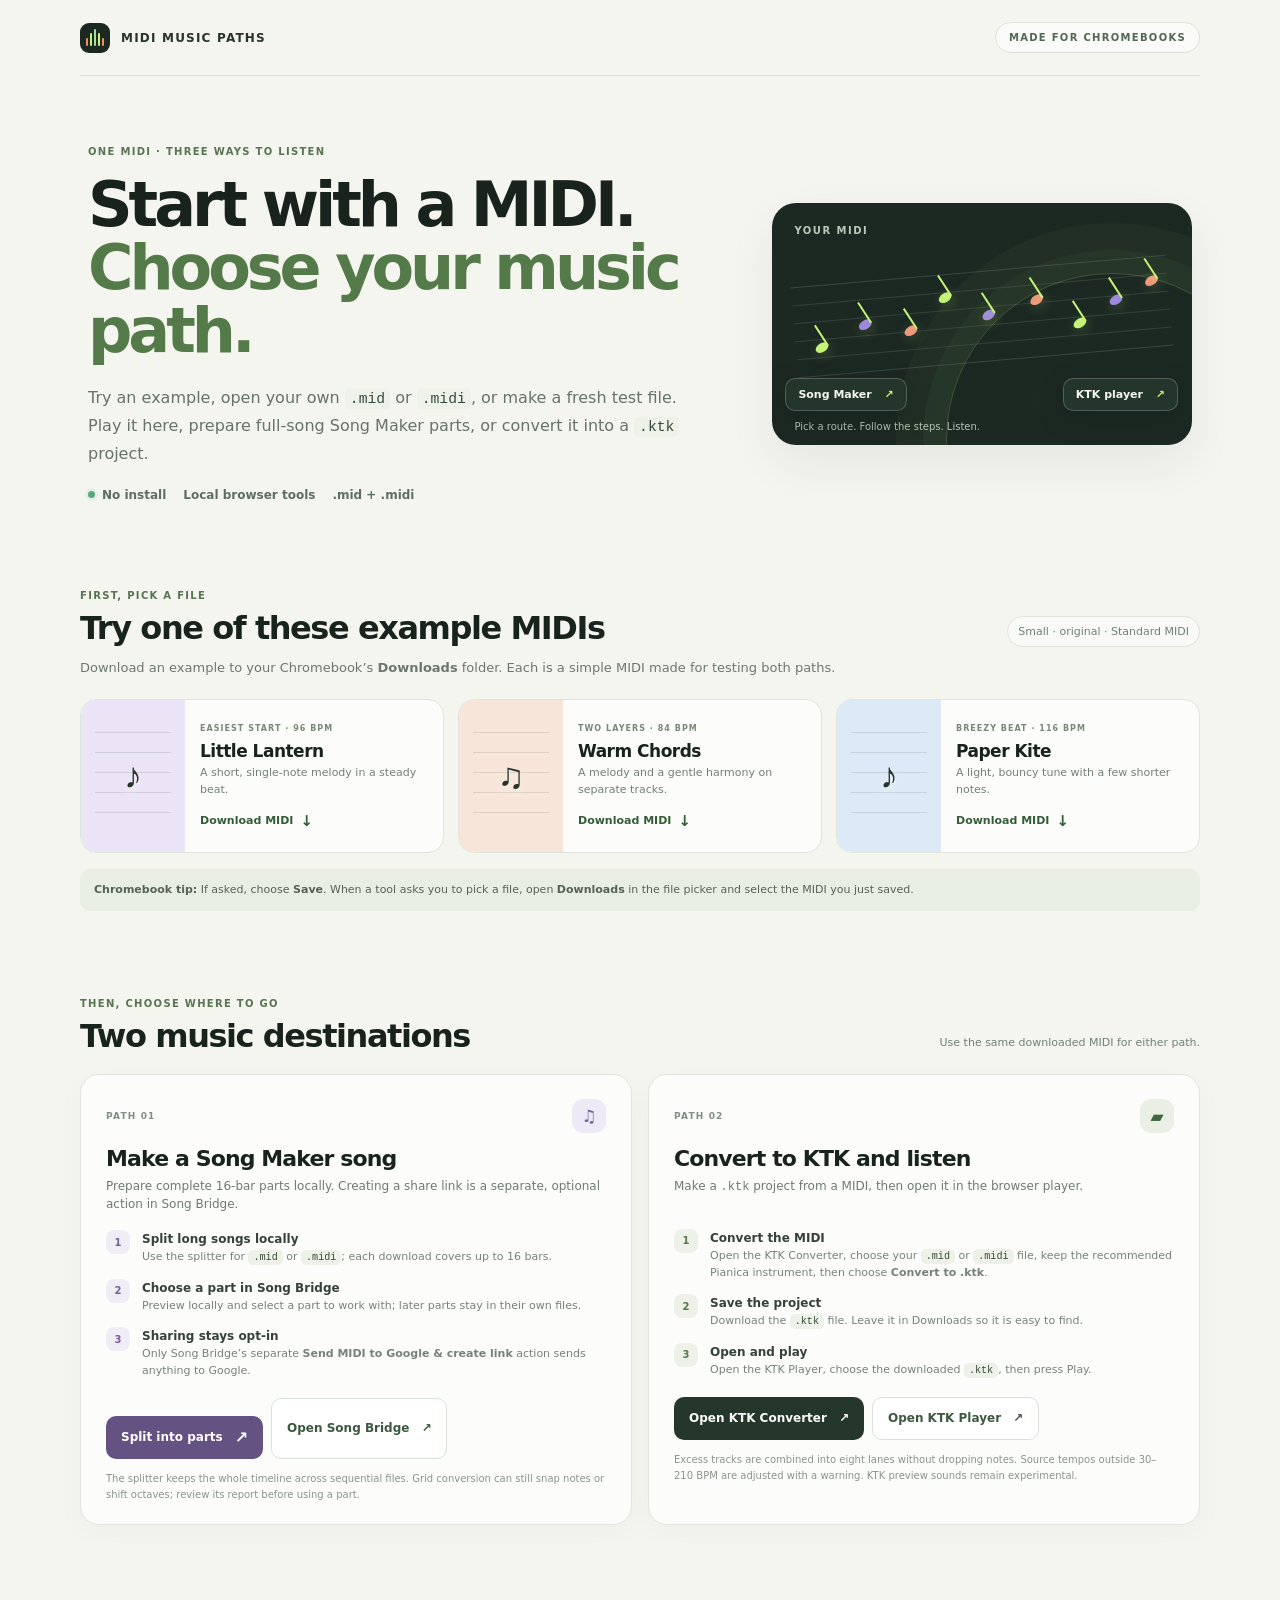
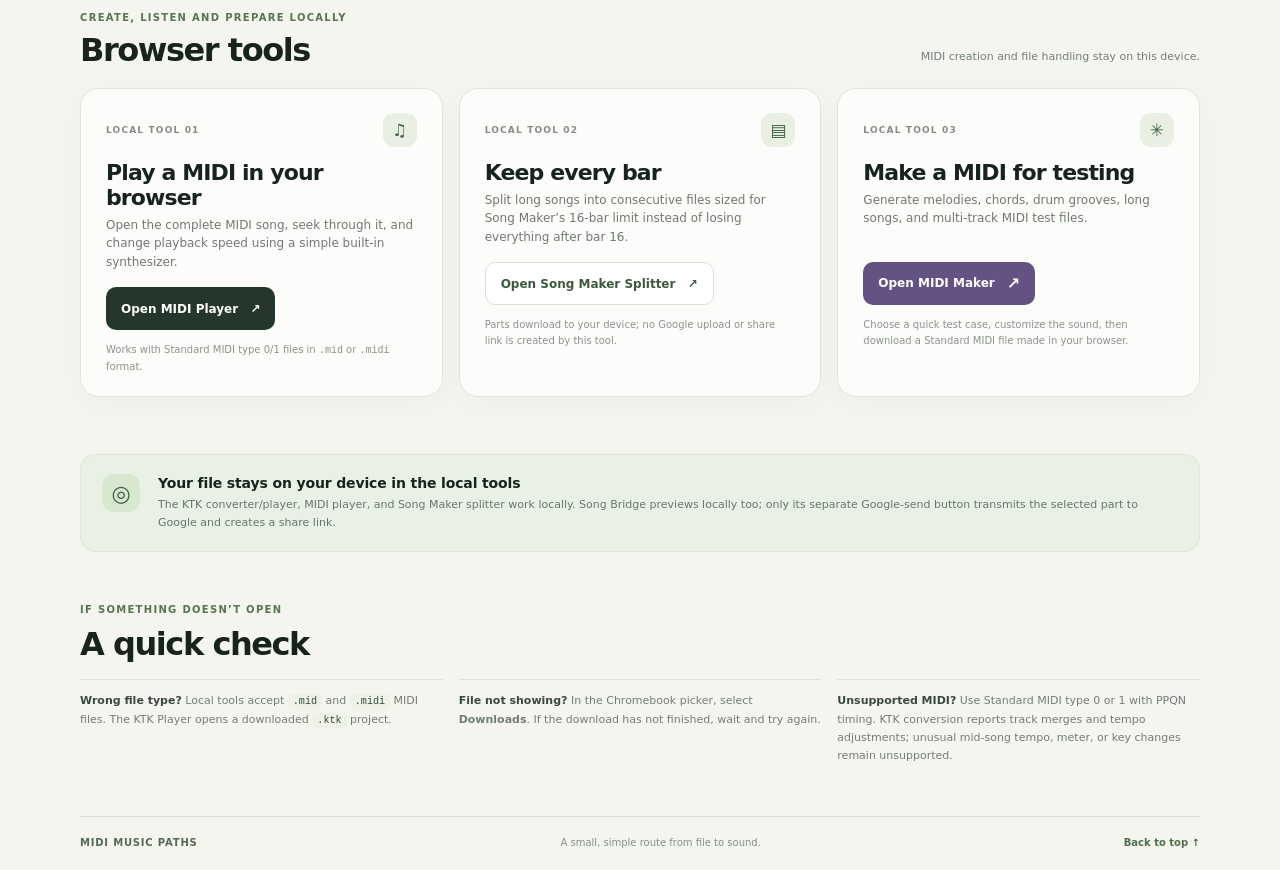
<file: index.html>
<!doctype html>
<html lang="en">
<head>
  <meta charset="utf-8">
  <meta name="viewport" content="width=device-width, initial-scale=1">
  <meta name="theme-color" content="#f4f5ef">
  <link rel="icon" type="image/svg+xml" href="/favicon.svg">
  <meta name="description" content="A Chromebook-friendly way to make test MIDI files, try Song Maker, and convert MIDIs into KTK projects.">
  <title>MIDI Music Paths — MIDI Maker, Song Maker &amp; KTK</title>
  <link rel="stylesheet" href="/style.css">
</head>
<body>
  <div class="shell">
    <header class="topbar">
      <a class="brand" href="#top" aria-label="MIDI Music Paths home"><span class="brand-mark" aria-hidden="true"><i></i><i></i><i></i><i></i><i></i></span><span>MIDI MUSIC PATHS</span></a>
      <span class="top-tag">MADE FOR CHROMEBOOKS</span>
    </header>

    <main id="top">
      <section class="hero" aria-labelledby="page-title">
        <div class="hero-copy">
          <p class="eyebrow">ONE MIDI · THREE WAYS TO LISTEN</p>
          <h1 id="page-title">Start with a MIDI.<br><span>Choose your music path.</span></h1>
          <p class="lede">Try an example, open your own <code>.mid</code> or <code>.midi</code>, or make a fresh test file. Play it here, prepare full-song Song Maker parts, or convert it into a <code>.ktk</code> project.</p>
          <div class="trust-row"><span><i></i>No install</span><span>Local browser tools</span><span>.mid + .midi</span></div>
        </div>
        <div class="hero-art" aria-hidden="true">
          <div class="art-caption">YOUR MIDI</div>
          <div class="mini-score"><span class="note n1"></span><span class="note n2"></span><span class="note n3"></span><span class="note n4"></span><span class="note n5"></span><span class="note n6"></span><span class="note n7"></span><span class="note n8"></span><span class="note n9"></span></div>
          <div class="path-chip chip-song">Song Maker <b>↗</b></div>
          <div class="path-chip chip-ktk">KTK player <b>↗</b></div>
          <div class="art-note">Pick a route. Follow the steps. Listen.</div>
        </div>
      </section>

      <section class="samples" id="examples" aria-labelledby="samples-title">
        <div class="section-head"><div><p class="eyebrow">FIRST, PICK A FILE</p><h2 id="samples-title">Try one of these example MIDIs</h2></div><span class="format-pill">Small · original · Standard MIDI</span></div>
        <p class="section-intro">Download an example to your Chromebook’s <strong>Downloads</strong> folder. Each is a simple MIDI made for testing both paths.</p>
        <div class="sample-grid">
          <article class="sample-card">
            <div class="sample-art art-lilac" aria-hidden="true"><span>♪</span><i></i><i></i><i></i><i></i><i></i></div>
            <div class="sample-copy"><span class="sample-kicker">EASIEST START · 96 BPM</span><h3>Little Lantern</h3><p>A short, single-note melody in a steady beat.</p><a class="download-link" href="/samples/little-lantern.mid" download>Download MIDI <span aria-hidden="true">↓</span></a></div>
          </article>
          <article class="sample-card">
            <div class="sample-art art-peach" aria-hidden="true"><span>♫</span><i></i><i></i><i></i><i></i><i></i></div>
            <div class="sample-copy"><span class="sample-kicker">TWO LAYERS · 84 BPM</span><h3>Warm Chords</h3><p>A melody and a gentle harmony on separate tracks.</p><a class="download-link" href="/samples/warm-chords.mid" download>Download MIDI <span aria-hidden="true">↓</span></a></div>
          </article>
          <article class="sample-card">
            <div class="sample-art art-blue" aria-hidden="true"><span>♪</span><i></i><i></i><i></i><i></i><i></i></div>
            <div class="sample-copy"><span class="sample-kicker">BREEZY BEAT · 116 BPM</span><h3>Paper Kite</h3><p>A light, bouncy tune with a few shorter notes.</p><a class="download-link" href="/samples/paper-kite.mid" download>Download MIDI <span aria-hidden="true">↓</span></a></div>
          </article>
        </div>
        <p class="file-tip"><b>Chromebook tip:</b> If asked, choose <strong>Save</strong>. When a tool asks you to pick a file, open <strong>Downloads</strong> in the file picker and select the MIDI you just saved.</p>
      </section>

      <section class="paths" aria-labelledby="paths-title">
        <div class="section-head path-heading"><div><p class="eyebrow">THEN, CHOOSE WHERE TO GO</p><h2 id="paths-title">Two music destinations</h2></div><span class="step-note">Use the same downloaded MIDI for either path.</span></div>
        <div class="path-grid">
          <article class="path-card song-card">
            <div class="path-top"><span class="path-number">PATH 01</span><span class="path-icon" aria-hidden="true">♫</span></div>
            <h3>Make a Song Maker song</h3>
            <p class="path-description">Prepare complete 16-bar parts locally. Creating a share link is a separate, optional action in Song Bridge.</p>
            <ol class="steps">
              <li><b>Split long songs locally</b><span>Use the splitter for <code>.mid</code> or <code>.midi</code>; each download covers up to 16 bars.</span></li>
              <li><b>Choose a part in Song Bridge</b><span>Preview locally and select a part to work with; later parts stay in their own files.</span></li>
              <li><b>Sharing stays opt-in</b><span>Only Song Bridge’s separate <strong>Send MIDI to Google &amp; create link</strong> action sends anything to Google.</span></li>
            </ol>
            <div class="button-row"><a class="action-button song-button" href="/song-maker/">Split into parts <span aria-hidden="true">↗</span></a><a class="action-button outline-button" href="https://song-bridge-midi.vercel.app/" target="_blank" rel="noopener">Open Song Bridge <span aria-hidden="true">↗</span></a></div>
            <p class="small-note">The splitter keeps the whole timeline across sequential files. Grid conversion can still snap notes or shift octaves; review its report before using a part.</p>
          </article>

          <article class="path-card ktk-card">
            <div class="path-top"><span class="path-number">PATH 02</span><span class="path-icon" aria-hidden="true">▰</span></div>
            <h3>Convert to KTK and listen</h3>
            <p class="path-description">Make a <code>.ktk</code> project from a MIDI, then open it in the browser player.</p>
            <ol class="steps">
              <li><b>Convert the MIDI</b><span>Open the KTK Converter, choose your <code>.mid</code> or <code>.midi</code> file, keep the recommended Pianica instrument, then choose <strong>Convert to .ktk</strong>.</span></li>
              <li><b>Save the project</b><span>Download the <code>.ktk</code> file. Leave it in Downloads so it is easy to find.</span></li>
              <li><b>Open and play</b><span>Open the KTK Player, choose the downloaded <code>.ktk</code>, then press Play.</span></li>
            </ol>
            <div class="button-row"><a class="action-button ktk-button" href="/ktk-converter/" target="_blank" rel="noopener">Open KTK Converter <span aria-hidden="true">↗</span></a><a class="action-button outline-button" href="/ktk-player/" target="_blank" rel="noopener">Open KTK Player <span aria-hidden="true">↗</span></a></div>
            <p class="small-note">Excess tracks are combined into eight lanes without dropping notes. Source tempos outside 30–210 BPM are adjusted with a warning. KTK preview sounds remain experimental.</p>
          </article>
        </div>
      </section>

      <section class="paths tools-section" aria-labelledby="local-tools-title">
        <div class="section-head path-heading"><div><p class="eyebrow">CREATE, LISTEN AND PREPARE LOCALLY</p><h2 id="local-tools-title">Browser tools</h2></div><span class="step-note">MIDI creation and file handling stay on this device.</span></div>
        <div class="path-grid">
          <article class="path-card">
            <div class="path-top"><span class="path-number">LOCAL TOOL 01</span><span class="path-icon" aria-hidden="true">♫</span></div>
            <h3>Play a MIDI in your browser</h3>
            <p class="path-description">Open the complete MIDI song, seek through it, and change playback speed using a simple built-in synthesizer.</p>
            <a class="action-button ktk-button" href="/midi-player/">Open MIDI Player <span aria-hidden="true">↗</span></a>
            <p class="small-note">Works with Standard MIDI type 0/1 files in <code>.mid</code> or <code>.midi</code> format.</p>
          </article>
          <article class="path-card">
            <div class="path-top"><span class="path-number">LOCAL TOOL 02</span><span class="path-icon" aria-hidden="true">▤</span></div>
            <h3>Keep every bar</h3>
            <p class="path-description">Split long songs into consecutive files sized for Song Maker’s 16-bar limit instead of losing everything after bar 16.</p>
            <a class="action-button outline-button" href="/song-maker/">Open Song Maker Splitter <span aria-hidden="true">↗</span></a>
            <p class="small-note">Parts download to your device; no Google upload or share link is created by this tool.</p>
          </article>
          <article class="path-card">
            <div class="path-top"><span class="path-number">LOCAL TOOL 03</span><span class="path-icon" aria-hidden="true">✳</span></div>
            <h3>Make a MIDI for testing</h3>
            <p class="path-description">Generate melodies, chords, drum grooves, long songs, and multi-track MIDI test files.</p>
            <a class="action-button song-button" href="/midi-maker/">Open MIDI Maker <span aria-hidden="true">↗</span></a>
            <p class="small-note">Choose a quick test case, customize the sound, then download a Standard MIDI file made in your browser.</p>
          </article>
        </div>
      </section>

      <aside class="privacy-strip" aria-label="How your files are handled">
        <div class="privacy-icon" aria-hidden="true">◎</div>
        <div><h2>Your file stays on your device in the local tools</h2><p>The KTK converter/player, MIDI player, and Song Maker splitter work locally. Song Bridge previews locally too; only its separate Google-send button transmits the selected part to Google and creates a share link.</p></div>
      </aside>

      <section class="help" aria-labelledby="help-title">
        <p class="eyebrow">IF SOMETHING DOESN’T OPEN</p><h2 id="help-title">A quick check</h2>
        <div class="help-grid"><p><b>Wrong file type?</b> Local tools accept <code>.mid</code> and <code>.midi</code> MIDI files. The KTK Player opens a downloaded <code>.ktk</code> project.</p><p><b>File not showing?</b> In the Chromebook picker, select <strong>Downloads</strong>. If the download has not finished, wait and try again.</p><p><b>Unsupported MIDI?</b> Use Standard MIDI type 0 or 1 with PPQN timing. KTK conversion reports track merges and tempo adjustments; unusual mid-song tempo, meter, or key changes remain unsupported.</p></div>
      </section>
    </main>

    <footer class="footer"><span>MIDI MUSIC PATHS</span><span>A small, simple route from file to sound.</span><a href="#top">Back to top ↑</a></footer>
  </div>
</body>
</html>
</file>
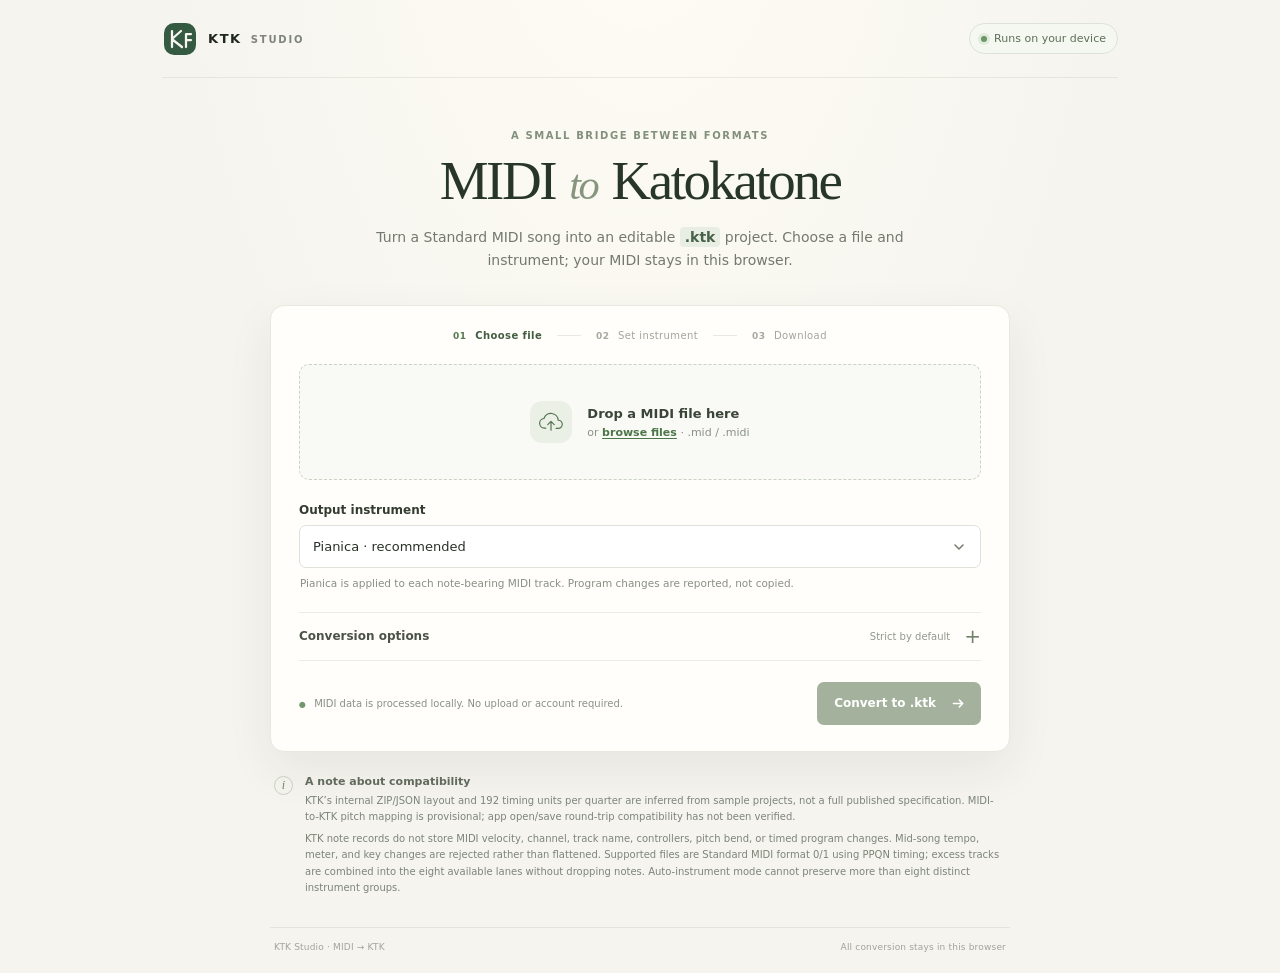
<file: ktk-converter/index.html>
<!doctype html>
<html lang="en">
<head>
  <meta charset="utf-8">
  <meta name="viewport" content="width=device-width, initial-scale=1">
  <meta name="theme-color" content="#f5f4ef">
  <link rel="icon" type="image/svg+xml" href="/favicon.svg">
  <meta name="description" content="Convert Standard MIDI files into Katokatone KTK projects locally in your browser.">
  <title>MIDI to Katokatone · KTK Studio</title>
  <link rel="stylesheet" href="./styles.css">
  <script type="module" src="./app.js"></script>
</head>
<body>
  <div class="shell">
    <header class="topbar">
      <a class="brand" href="./" aria-label="KTK Studio home">
        <span class="brand-mark" aria-hidden="true">
          <svg viewBox="0 0 36 36" fill="none"><rect x="2" y="2" width="32" height="32" rx="10" fill="currentColor"/><path d="M10 10v16m0-8 9-8m-8 9 9 7M24 13v13m0-13h5m-5 6h5" stroke="#F7F6F0" stroke-width="2.25" stroke-linecap="round" stroke-linejoin="round"/></svg>
        </span>
        <span class="brand-name">KTK <span>STUDIO</span></span>
      </a>
      <span class="local-badge"><span></span> Runs on your device</span>
    </header>

    <main>
      <section class="intro" aria-labelledby="page-title">
        <p class="eyebrow">A small bridge between formats</p>
        <h1 id="page-title">MIDI <span>to</span> Katokatone</h1>
        <p class="intro-copy">Turn a Standard MIDI song into an editable <code>.ktk</code> project. Choose a file and instrument; your MIDI stays in this browser.</p>
      </section>

      <section class="workspace-card" aria-label="MIDI conversion">
        <div class="steps" aria-hidden="true">
          <span class="step active"><b>01</b> Choose file</span><i></i><span class="step"><b>02</b> Set instrument</span><i></i><span class="step"><b>03</b> Download</span>
        </div>

        <div class="dropzone" id="dropzone" tabindex="0" role="button" aria-label="Choose a MIDI file or drop it here" aria-describedby="file-help">
          <input id="midi-file" type="file" aria-label="Choose MIDI file" accept=".mid,.midi,audio/midi,audio/x-midi" hidden>
          <span class="upload-art" aria-hidden="true">
            <svg viewBox="0 0 48 48" fill="none"><path d="M15 34.5h-2.25a8.25 8.25 0 0 1-.8-16.46A12.5 12.5 0 0 1 36.35 21a7 7 0 0 1-.1 14h-3.5M24 38V23m0 0-5.5 5.5M24 23l5.5 5.5" stroke="currentColor" stroke-width="2" stroke-linecap="round" stroke-linejoin="round"/></svg>
          </span>
          <div class="drop-copy">
            <strong id="file-title">Drop a MIDI file here</strong>
            <span id="file-help">or <span class="browse-link">browse files</span> · .mid / .midi</span>
          </div>
          <span class="file-chip" id="file-chip" hidden><span class="file-dot"></span><span id="file-name"></span><button id="remove-file" type="button" aria-label="Remove selected file">×</button></span>
        </div>

        <div class="form-row">
          <label class="field-label" for="instrument">Output instrument</label>
          <div class="select-wrap">
            <select id="instrument" name="instrument">
              <option value="pianica" selected>Pianica · recommended</option>
              <option value="piano">Piano</option>
              <option value="clarinet">Clarinet</option>
              <option value="drum-kit-1">Drum Kit 1</option>
              <option value="percussion-kit-2">Percussion Kit 2</option>
              <option value="auto">Auto-recognize (conservative)</option>
            </select>
            <svg aria-hidden="true" viewBox="0 0 16 16"><path d="m4 6 4 4 4-4" fill="none" stroke="currentColor" stroke-width="1.6" stroke-linecap="round" stroke-linejoin="round"/></svg>
          </div>
          <p class="field-hint" id="instrument-hint">Pianica is applied to each note-bearing MIDI track. Program changes are reported, not copied.</p>
        </div>

        <div class="auto-options" id="auto-options" hidden>
          <label class="field-label" for="fallback">If recognition is uncertain</label>
          <div class="select-wrap">
            <select id="fallback" name="fallback">
              <option value="pianica" selected>Use Pianica fallback</option>
              <option value="piano">Use Piano fallback</option>
              <option value="clarinet">Use Clarinet fallback</option>
              <option value="error">Stop instead of guessing</option>
            </select>
            <svg aria-hidden="true" viewBox="0 0 16 16"><path d="m4 6 4 4 4-4" fill="none" stroke="currentColor" stroke-width="1.6" stroke-linecap="round" stroke-linejoin="round"/></svg>
          </div>
          <p class="field-hint">Auto mode only matches exact normalized names or the configured GM program values Piano 0 and Clarinet 71. It is not sound-based.</p>
        </div>

        <details class="advanced">
          <summary><span>Conversion options</span><span class="summary-meta">Strict by default</span></summary>
          <div class="options-body">
            <label class="check-row">
              <input id="repair" type="checkbox">
              <span class="check-ui" aria-hidden="true"></span>
              <span><strong>Try best-effort note repair</strong><small>Off by default. Ignores unmatched note-offs and closes still-open notes at that track’s end-of-track tick. This changes malformed MIDI note structure; every repair is listed in the JSON report.</small></span>
            </label>
            <label class="check-row">
              <input id="exact" type="checkbox">
              <span class="check-ui" aria-hidden="true"></span>
              <span><strong>Reject off-grid timing</strong><small>Off by default. Uses nearest 192-unit KTK grid and reports any rounding; enable this to fail if a note start or length cannot be represented exactly.</small></span>
            </label>
            <div class="override-block">
              <label class="check-row">
                <input id="tempo-enabled" type="checkbox">
                <span class="check-ui" aria-hidden="true"></span>
                <span><strong>Override output tempo</strong><small>Opt-in. Changes only the KTK BPM; note ticks and lengths are not rescaled, so playback may be faster or slower.</small></span>
              </label>
              <label class="compact-field" for="tempo-override">Output BPM <input id="tempo-override" type="number" min="30" max="210" step="1" value="120" disabled></label>
            </div>
            <div class="advanced-field">
              <label class="compact-field" for="key-number">KTK key number <span>(only if MIDI includes a key signature)</span><input id="key-number" type="number" step="1" placeholder="Required when key signature is present"></label>
              <p class="field-hint">KTK’s numeric key mapping is unknown. This is never inferred from a MIDI key signature; set an explicit target value or conversion stops.</p>
            </div>
            <div class="advanced-field">
              <label class="compact-field" for="pitch-offset">Pitch offset <span>(semitones; default 0)</span><input id="pitch-offset" type="number" step="1" value="0"></label>
              <p class="field-hint">Serialized pitch is provisionally MIDI note number + this value. Accepted KTK pitch range and octave mapping are not fully verified.</p>
            </div>
          </div>
        </details>

        <div class="action-row">
          <p class="privacy-note"><span aria-hidden="true">●</span> MIDI data is processed locally. No upload or account required.</p>
          <button class="convert-button" id="convert" type="button" disabled><span>Convert to .ktk</span><svg aria-hidden="true" viewBox="0 0 20 20"><path d="M4 10h11m-4-4 4 4-4 4" fill="none" stroke="currentColor" stroke-width="1.8" stroke-linecap="round" stroke-linejoin="round"/></svg></button>
        </div>

        <div class="status" id="status" role="status" aria-live="polite" hidden></div>
        <section class="result" id="result" aria-labelledby="result-title" hidden>
          <div class="result-heading"><div><p class="eyebrow">Conversion complete</p><h2 id="result-title">Your project is ready</h2></div><span class="success-mark" aria-hidden="true">✓</span></div>
          <div class="stats" id="stats"></div>
          <div class="downloads">
            <button class="download-primary" id="download-ktk" type="button"><span class="download-icon" aria-hidden="true">↓</span> Download .ktk project</button>
            <button class="download-secondary" id="download-report" type="button">Download JSON report</button>
          </div>
          <p class="result-caveat" id="result-caveat"></p>
        </section>
      </section>

      <section class="limits" aria-labelledby="limits-title">
        <div class="limits-mark" aria-hidden="true">i</div>
        <div><h2 id="limits-title">A note about compatibility</h2>
          <p>KTK’s internal ZIP/JSON layout and 192 timing units per quarter are inferred from sample projects, not a full published specification. MIDI-to-KTK pitch mapping is provisional; app open/save round-trip compatibility has not been verified.</p>
          <p>KTK note records do not store MIDI velocity, channel, track name, controllers, pitch bend, or timed program changes. Mid-song tempo, meter, and key changes are rejected rather than flattened. Supported files are Standard MIDI format 0/1 using PPQN timing; excess tracks are combined into the eight available lanes without dropping notes. Auto-instrument mode cannot preserve more than eight distinct instrument groups.</p>
        </div>
      </section>
    </main>
    <footer><span>KTK Studio · MIDI → KTK</span><span>All conversion stays in this browser</span></footer>
  </div>
</body>
</html>
</file>
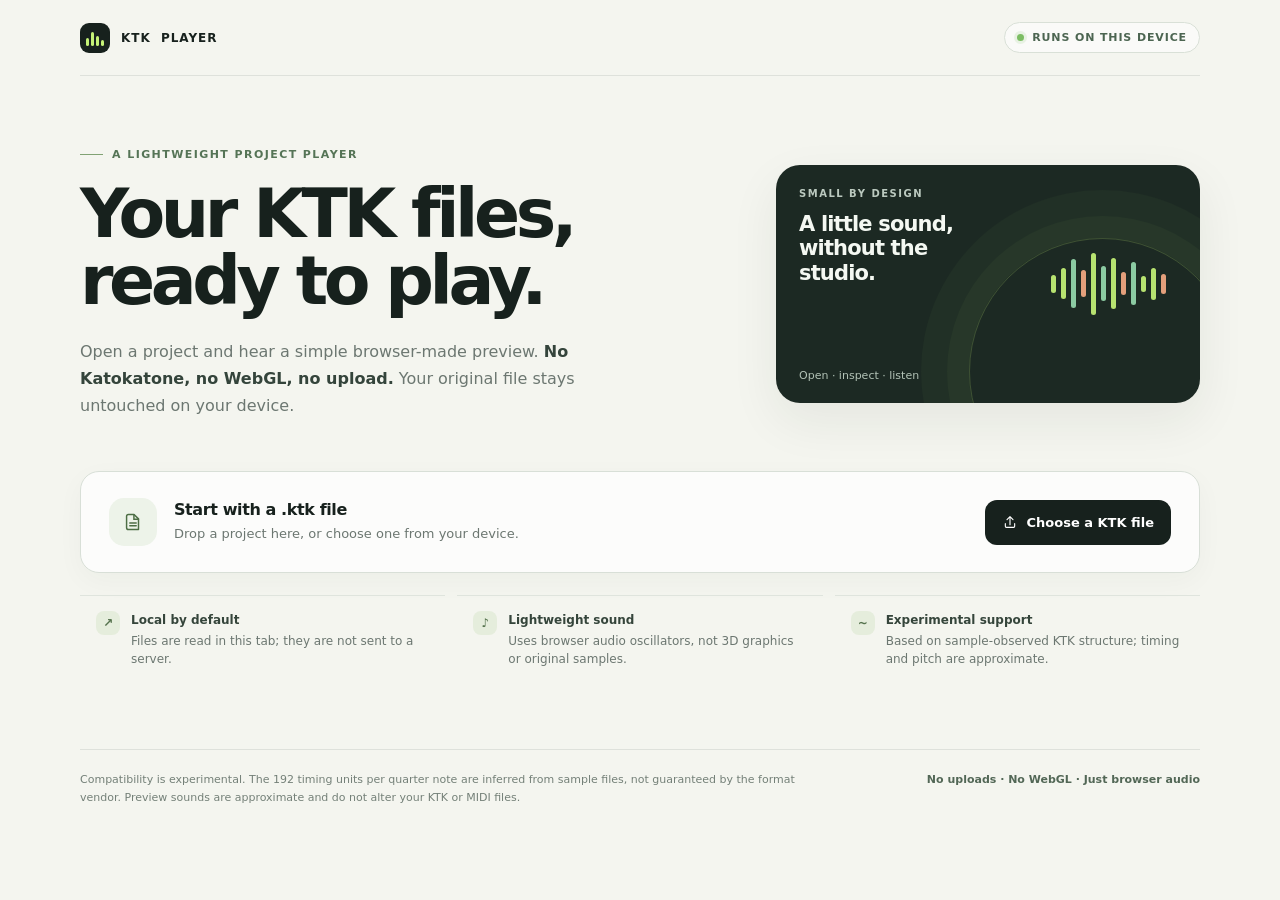
<file: ktk-player/index.html>
<!doctype html>
<html lang="en">
<head>
  <meta charset="utf-8">
  <meta name="viewport" content="width=device-width, initial-scale=1">
  <meta name="theme-color" content="#f4f5ef">
  <link rel="icon" type="image/svg+xml" href="/favicon.svg">
  <meta name="description" content="A lightweight, experimental KTK file player that runs entirely in your browser.">
  <title>KTK Player — a small browser player</title>
  <style>
    :root {
      color-scheme: light;
      --paper: #f4f5ef;
      --surface: #fff;
      --ink: #17211d;
      --muted: #6c7771;
      --line: #dfe4dd;
      --green: #c5f277;
      --green-dark: #35522e;
      --coral: #f08e70;
      --blue: #7c9eeb;
      --purple: #a789d5;
      --shadow: 0 18px 50px rgba(25, 39, 31, .07);
      font-family: Inter, ui-sans-serif, system-ui, -apple-system, BlinkMacSystemFont, "Segoe UI", sans-serif;
    }
    * { box-sizing: border-box; }
    body { margin: 0; background: var(--paper); color: var(--ink); min-width: 320px; }
    button, input { font: inherit; }
    button { color: inherit; }
    .shell { width: min(1120px, calc(100% - 48px)); margin: 0 auto; }
    .topbar { height: 76px; display: flex; align-items: center; justify-content: space-between; border-bottom: 1px solid rgba(36, 54, 44, .1); }
    .brand { display: flex; align-items: center; gap: 11px; font-weight: 750; letter-spacing: .08em; font-size: 12px; }
    .brand-mark { display: flex; align-items: end; justify-content: center; gap: 2px; width: 30px; height: 30px; padding: 7px 6px; border-radius: 9px; background: var(--ink); }
    .brand-mark i { width: 3px; display: block; border-radius: 4px; background: var(--green); }
    .brand-mark i:nth-child(1) { height: 8px; } .brand-mark i:nth-child(2) { height: 14px; } .brand-mark i:nth-child(3) { height: 10px; } .brand-mark i:nth-child(4) { height: 6px; }
    .local-pill { display: inline-flex; align-items: center; gap: 8px; border: 1px solid #d9e0d7; border-radius: 999px; color: #4c6551; background: rgba(255,255,255,.56); padding: 8px 12px; font-size: 11px; font-weight: 700; letter-spacing: .08em; text-transform: uppercase; }
    .local-pill::before { content: ""; width: 7px; height: 7px; border-radius: 50%; background: #7cbd63; box-shadow: 0 0 0 3px rgba(124,189,99,.14); }
    .hero { display: grid; grid-template-columns: minmax(0, 1.2fr) minmax(250px, .8fr); gap: 60px; align-items: center; padding: 72px 0 52px; }
    .eyebrow { display: flex; align-items: center; gap: 9px; margin: 0 0 19px; color: #557456; text-transform: uppercase; font-weight: 750; letter-spacing: .13em; font-size: 11px; }
    .eyebrow::before { content: ""; width: 23px; height: 1px; background: #81a274; }
    h1 { max-width: 660px; margin: 0; font-size: clamp(42px, 6vw, 68px); line-height: .99; letter-spacing: -.065em; font-weight: 720; }
    .hero-copy { max-width: 500px; margin: 23px 0 0; color: var(--muted); font-size: 16px; line-height: 1.7; }
    .hero-copy strong { color: #34443b; font-weight: 650; }
    .hero-art { position: relative; min-height: 238px; padding: 23px; border-radius: 24px; overflow: hidden; background: #1c2923; box-shadow: var(--shadow); }
    .hero-art::before { content: ""; position: absolute; inset: auto -36px -102px auto; width: 265px; height: 265px; border: 1px solid rgba(197,242,119,.2); border-radius: 50%; box-shadow: 0 0 0 22px rgba(197,242,119,.035), 0 0 0 48px rgba(197,242,119,.03); }
    .art-label { position: relative; z-index: 1; color: #bbc9bf; font-size: 10px; font-weight: 700; letter-spacing: .15em; text-transform: uppercase; }
    .art-title { position: relative; z-index: 1; max-width: 180px; margin-top: 13px; color: #f4f8f2; font-size: 21px; line-height: 1.18; letter-spacing: -.04em; font-weight: 640; }
    .art-note { position: absolute; bottom: 21px; left: 23px; z-index: 1; color: #b3c3b7; font-size: 11px; }
    .equalizer { position: absolute; right: 34px; top: 50%; display: flex; align-items: center; gap: 5px; height: 80px; transform: translateY(-50%); }
    .equalizer i { display: block; width: 5px; height: var(--h); border-radius: 9px; background: var(--green); opacity: .92; }
    .equalizer i:nth-child(3n) { background: #95d8ad; } .equalizer i:nth-child(4n) { background: #f5aa83; }
    .drop-card { display: grid; grid-template-columns: 1fr auto; align-items: center; gap: 24px; padding: 26px 28px; border: 1px solid #d8dfd7; border-radius: 19px; background: rgba(255,255,255,.74); box-shadow: 0 8px 28px rgba(29,45,35,.035); transition: border-color .2s, background .2s, transform .2s; }
    .drop-card.dragging { border-color: #7ca763; background: #f5ffe9; transform: translateY(-2px); }
    .drop-intro { display: flex; align-items: center; gap: 17px; min-width: 0; }
    .file-icon { flex: 0 0 48px; display: grid; place-items: center; width: 48px; height: 48px; border-radius: 15px; background: #edf3e9; color: #4d6e45; }
    .drop-title { margin: 0; font-size: 16px; font-weight: 700; letter-spacing: -.025em; }
    .drop-subtitle { margin: 5px 0 0; color: var(--muted); font-size: 13px; line-height: 1.5; }
    .primary-btn, .secondary-btn, .icon-btn { display: inline-flex; align-items: center; justify-content: center; gap: 9px; border: 0; cursor: pointer; transition: transform .15s, background .15s, opacity .15s; }
    .primary-btn { min-height: 45px; padding: 0 17px; border-radius: 12px; background: var(--ink); color: white; font-size: 13px; font-weight: 680; white-space: nowrap; }
    .primary-btn:hover:not(:disabled) { background: #2a3e32; transform: translateY(-1px); }
    button:disabled { cursor: not-allowed; opacity: .42; }
    .primary-btn:focus-visible, .secondary-btn:focus-visible, .icon-btn:focus-visible, input:focus-visible { outline: 3px solid #8ec467; outline-offset: 3px; }
    #fileInput { position: absolute; width: 1px; height: 1px; opacity: 0; pointer-events: none; }
    .error-box { display: none; margin-top: 14px; padding: 13px 15px; border: 1px solid #f0c7bb; border-radius: 12px; background: #fff7f4; color: #8c3b2a; font-size: 13px; line-height: 1.5; }
    .error-box.visible { display: block; }
    .feature-row { display: grid; grid-template-columns: repeat(3, 1fr); gap: 12px; margin: 22px 0 66px; }
    .feature { display: flex; gap: 11px; align-items: flex-start; padding: 15px 16px; border-top: 1px solid var(--line); color: var(--muted); font-size: 12px; line-height: 1.5; }
    .feature b { display: block; margin-bottom: 3px; color: #35453b; font-size: 12px; }
    .feature-mark { display: grid; place-items: center; flex: 0 0 24px; width: 24px; height: 24px; border-radius: 8px; background: #e5eddc; color: #55724d; font-size: 12px; font-weight: 800; }
    .footer { display: flex; justify-content: space-between; gap: 20px; border-top: 1px solid rgba(36,54,44,.1); padding: 21px 0 27px; color: #748078; font-size: 11px; line-height: 1.6; }
    .footer-note { max-width: 720px; }
    .footer-tag { color: #526756; font-weight: 700; white-space: nowrap; }

    .player { display: none; margin: 34px 0 67px; border: 1px solid #dce2da; border-radius: 22px; background: var(--surface); box-shadow: var(--shadow); overflow: hidden; }
    .player.visible { display: block; }
    .player-head { display: flex; justify-content: space-between; align-items: flex-start; gap: 22px; padding: 25px 28px 20px; border-bottom: 1px solid #edf0eb; }
    .file-kicker { color: #6b8066; text-transform: uppercase; font-size: 10px; font-weight: 750; letter-spacing: .14em; }
    .song-title { margin: 7px 0 0; font-size: clamp(21px, 3vw, 28px); line-height: 1.15; letter-spacing: -.045em; overflow-wrap: anywhere; }
    .song-filename { margin: 6px 0 0; color: #8b958e; font-size: 12px; }
    .replace-btn { padding: 9px 12px; border: 1px solid #dce3db; border-radius: 10px; background: white; color: #48574e; font-size: 12px; font-weight: 650; white-space: nowrap; }
    .replace-btn:hover:not(:disabled) { background: #f5f7f2; }
    .project-meta { display: flex; flex-wrap: wrap; gap: 8px; padding: 15px 28px; border-bottom: 1px solid #edf0eb; }
    .meta-chip { display: inline-flex; align-items: center; gap: 6px; padding: 7px 10px; border-radius: 8px; background: #f3f6f1; color: #46554b; font-size: 11px; font-weight: 650; }
    .playback { padding: 19px 28px 21px; border-bottom: 1px solid #edf0eb; }
    .play-row { display: flex; align-items: center; gap: 12px; }
    .round-play { flex: 0 0 44px; width: 44px; height: 44px; border: 0; border-radius: 50%; background: var(--green); color: #233421; cursor: pointer; display: grid; place-items: center; }
    .round-play:hover:not(:disabled) { background: #b4e962; transform: scale(1.03); }
    .stop-btn { flex: 0 0 38px; width: 38px; height: 38px; border: 1px solid #dce3db; border-radius: 50%; background: white; color: #4b5a50; display: grid; place-items: center; cursor: pointer; }
    .stop-btn:hover:not(:disabled) { background: #f3f6f1; }
    .time-readout { min-width: 66px; color: #59675e; font-variant-numeric: tabular-nums; font-size: 11px; }
    .progress-wrap { flex: 1; display: grid; gap: 6px; }
    .progress-track { height: 6px; background: #ecf0ea; border-radius: 99px; overflow: hidden; }
    .progress-fill { width: 0; height: 100%; border-radius: inherit; background: #8cc56c; transition: width .08s linear; }
    .play-label { color: #839087; font-size: 10px; }
    .tempo-controls { display: flex; align-items: center; gap: 7px; margin-left: 7px; color: #68766d; font-size: 11px; }
    .tempo-controls input { width: 58px; height: 34px; padding: 0 7px; border: 1px solid #dce3db; border-radius: 8px; background: white; color: #24352a; font-weight: 700; text-align: center; }
    .track-section { padding: 19px 28px 24px; }
    .section-head { display: flex; justify-content: space-between; align-items: baseline; gap: 15px; margin-bottom: 12px; }
    .section-title { margin: 0; font-size: 13px; font-weight: 750; letter-spacing: -.015em; }
    .section-caption { color: #879189; font-size: 11px; }
    .track-list { display: grid; gap: 8px; }
    .track-row { display: grid; grid-template-columns: minmax(150px, 1.1fr) minmax(80px, 1fr) auto auto; align-items: center; gap: 15px; padding: 12px 13px; border: 1px solid #edf0eb; border-radius: 12px; background: #fdfefd; }
    .track-name-cell { display: flex; align-items: center; min-width: 0; gap: 10px; }
    .track-color { flex: 0 0 8px; width: 8px; height: 8px; border-radius: 50%; background: var(--track-color, #82b86a); }
    .track-name { overflow: hidden; text-overflow: ellipsis; white-space: nowrap; font-size: 12px; font-weight: 700; }
    .track-sub { overflow: hidden; text-overflow: ellipsis; white-space: nowrap; margin-top: 3px; color: #929b94; font-size: 10px; }
    .note-meter { display: flex; align-items: center; gap: 3px; height: 22px; overflow: hidden; opacity: .85; }
    .note-meter i { flex: 1 0 3px; max-width: 5px; height: var(--nh, 8px); border-radius: 3px; background: var(--track-color, #82b86a); }
    .track-count { color: #69776e; font-variant-numeric: tabular-nums; font-size: 11px; white-space: nowrap; }
    .mute-btn { min-width: 57px; padding: 7px 9px; border: 1px solid #e0e6de; border-radius: 8px; background: white; color: #536159; font-size: 10px; font-weight: 650; cursor: pointer; }
    .mute-btn[aria-pressed="true"] { color: #8e5b4d; background: #fff5f0; border-color: #f2d7ce; }
    .compat-note { display: none; margin: 0 28px 22px; padding: 12px 14px; border-radius: 10px; background: #fff9e8; color: #79612b; font-size: 11px; line-height: 1.5; }
    .compat-note.visible { display: block; }
    .empty-tracks { padding: 16px; border-radius: 11px; background: #f7f8f5; color: #718076; font-size: 12px; }
    .sr-only { position: absolute !important; width: 1px; height: 1px; padding: 0; margin: -1px; overflow: hidden; clip: rect(0,0,0,0); white-space: nowrap; border: 0; }
    @media (max-width: 760px) {
      .shell { width: min(100% - 32px, 560px); }
      .hero { grid-template-columns: 1fr; gap: 28px; padding: 49px 0 34px; }
      .hero-art { min-height: 175px; }
      .equalizer { right: 30px; }
      .feature-row { grid-template-columns: 1fr; gap: 0; margin: 20px 0 43px; }
      .feature { padding: 12px 2px; }
      .drop-card { grid-template-columns: 1fr; gap: 17px; padding: 20px; }
      .drop-card .primary-btn { width: 100%; }
      .footer { flex-direction: column; gap: 9px; }
      .player-head, .project-meta, .playback, .track-section { padding-left: 19px; padding-right: 19px; }
      .compat-note { margin-left: 19px; margin-right: 19px; }
      .play-row { flex-wrap: wrap; }
      .progress-wrap { min-width: calc(100% - 115px); order: 2; }
      .tempo-controls { margin-left: auto; }
      .track-row { grid-template-columns: minmax(120px, 1fr) auto auto; gap: 10px; }
      .note-meter { display: none; }
      .track-count { font-size: 10px; }
    }
    @media (prefers-reduced-motion: reduce) { *, *::before, *::after { scroll-behavior: auto !important; transition-duration: .01ms !important; } }
  </style>
</head>
<body>
  <header class="shell topbar">
    <div class="brand" aria-label="KTK Player home"><span class="brand-mark" aria-hidden="true"><i></i><i></i><i></i><i></i></span><span>KTK&nbsp; PLAYER</span></div>
    <div class="local-pill">Runs on this device</div>
  </header>

  <main class="shell">
    <section class="hero" aria-labelledby="hero-title">
      <div>
        <p class="eyebrow">A lightweight project player</p>
        <h1 id="hero-title">Your KTK files,<br>ready to play.</h1>
        <p class="hero-copy">Open a project and hear a simple browser-made preview. <strong>No Katokatone, no WebGL, no upload.</strong> Your original file stays untouched on your device.</p>
      </div>
      <div class="hero-art" aria-hidden="true">
        <div class="art-label">Small by design</div>
        <div class="art-title">A little sound,<br>without the studio.</div>
        <div class="equalizer"><i style="--h:18px"></i><i style="--h:31px"></i><i style="--h:49px"></i><i style="--h:27px"></i><i style="--h:62px"></i><i style="--h:35px"></i><i style="--h:51px"></i><i style="--h:23px"></i><i style="--h:43px"></i><i style="--h:16px"></i><i style="--h:32px"></i><i style="--h:20px"></i></div>
        <div class="art-note">Open · inspect · listen</div>
      </div>
    </section>

    <section aria-label="Open a KTK project">
      <div class="drop-card" id="dropCard">
        <div class="drop-intro">
          <div class="file-icon" aria-hidden="true"><svg width="22" height="22" viewBox="0 0 24 24" fill="none"><path d="M7 3.75h6.1L18 8.6v11.65H7a2 2 0 0 1-2-2V5.75a2 2 0 0 1 2-2Z" stroke="currentColor" stroke-width="1.6" stroke-linejoin="round"/><path d="M13 4v5h5M8.5 13h7M8.5 16h7" stroke="currentColor" stroke-width="1.6" stroke-linecap="round"/></svg></div>
          <div><h2 class="drop-title">Start with a .ktk file</h2><p class="drop-subtitle">Drop a project here, or choose one from your device.</p></div>
        </div>
        <button class="primary-btn" id="openButton" type="button"><svg width="16" height="16" viewBox="0 0 24 24" fill="none" aria-hidden="true"><path d="M12 16V4m0 0L7.5 8.5M12 4l4.5 4.5M5 14.5v4A1.5 1.5 0 0 0 6.5 20h11a1.5 1.5 0 0 0 1.5-1.5v-4" stroke="currentColor" stroke-width="1.7" stroke-linecap="round" stroke-linejoin="round"/></svg>Choose a KTK file</button>
        <input id="fileInput" type="file" accept=".ktk,application/octet-stream" aria-label="Choose a KTK file">
      </div>
      <div class="error-box" id="errorBox" role="alert"></div>
    </section>

    <section class="player" id="player" aria-label="KTK project player" aria-live="polite">
      <div class="player-head">
        <div><div class="file-kicker">Now in your browser</div><h2 class="song-title" id="songTitle">Untitled project</h2><p class="song-filename" id="songFilename"></p></div>
        <button class="replace-btn" id="replaceButton" type="button">Open another file</button>
      </div>
      <div class="project-meta" id="projectMeta"></div>
      <div class="playback">
        <div class="play-row">
          <button class="round-play" id="playButton" type="button" disabled aria-label="Play"><svg id="playIcon" width="17" height="17" viewBox="0 0 24 24" fill="currentColor" aria-hidden="true"><path d="M8 5.8c0-.8.88-1.28 1.55-.84l9.1 6.2a1 1 0 0 1 0 1.68l-9.1 6.2A1 1 0 0 1 8 18.2V5.8Z"/></svg></button>
          <button class="stop-btn" id="stopButton" type="button" disabled aria-label="Stop"><svg width="13" height="13" viewBox="0 0 16 16" fill="currentColor" aria-hidden="true"><rect x="3.2" y="3.2" width="9.6" height="9.6" rx="1.5"/></svg></button>
          <div class="time-readout" id="timeReadout">0:00 / 0:00</div>
          <div class="progress-wrap"><div class="progress-track" aria-hidden="true"><div class="progress-fill" id="progressFill"></div></div><div class="play-label" id="barReadout">Ready to play</div></div>
          <label class="tempo-controls" for="tempoInput">BPM <input id="tempoInput" type="number" inputmode="numeric" min="30" max="300" step="1" value="100" aria-label="Playback tempo in beats per minute"></label>
        </div>
      </div>
      <div class="track-section">
        <div class="section-head"><h3 class="section-title">Tracks</h3><span class="section-caption" id="trackCaption"></span></div>
        <div class="track-list" id="trackList"></div>
      </div>
      <p class="compat-note" id="compatNote"></p>
    </section>

    <section class="feature-row" aria-label="Player features">
      <div class="feature"><span class="feature-mark">↗</span><div><b>Local by default</b>Files are read in this tab; they are not sent to a server.</div></div>
      <div class="feature"><span class="feature-mark">♪</span><div><b>Lightweight sound</b>Uses browser audio oscillators, not 3D graphics or original samples.</div></div>
      <div class="feature"><span class="feature-mark">~</span><div><b>Experimental support</b>Based on sample-observed KTK structure; timing and pitch are approximate.</div></div>
    </section>
  </main>

  <footer class="shell footer">
    <div class="footer-note">Compatibility is experimental. The 192 timing units per quarter note are inferred from sample files, not guaranteed by the format vendor. Preview sounds are approximate and do not alter your KTK or MIDI files.</div>
    <div class="footer-tag">No uploads · No WebGL · Just browser audio</div>
  </footer>

  <script>
    (() => {
      'use strict';
      const TICKS_PER_QUARTER = 192;
      const trackColors = ['#79ad62', '#ef9878', '#7c9eeb', '#a789d5', '#4db7a5', '#d0a13d', '#cf79a6', '#788e99'];
      const $ = (id) => document.getElementById(id);
      const els = {
        input: $('fileInput'), open: $('openButton'), replace: $('replaceButton'), drop: $('dropCard'), error: $('errorBox'),
        player: $('player'), title: $('songTitle'), filename: $('songFilename'), meta: $('projectMeta'),
        play: $('playButton'), stop: $('stopButton'), playIcon: $('playIcon'), tempo: $('tempoInput'),
        time: $('timeReadout'), progress: $('progressFill'), bar: $('barReadout'), tracks: $('trackList'),
        trackCaption: $('trackCaption'), compat: $('compatNote')
      };
      let project = null;
      let audioContext = null;
      let masterGain = null;
      let audioNodes = [];
      let timer = null;
      let playing = false;
      let playbackStartedAt = 0;
      let playbackDuration = 0;

      function setError(message) {
        els.error.textContent = message;
        els.error.classList.toggle('visible', Boolean(message));
      }
      function safeNumber(value, fallback = 0) {
        const n = Number(value);
        return Number.isFinite(n) ? n : fallback;
      }
      function clamp(value, min, max) { return Math.min(max, Math.max(min, value)); }
      function formatTime(seconds) {
        const total = Math.max(0, Math.floor(seconds));
        return `${Math.floor(total / 60)}:${String(total % 60).padStart(2, '0')}`;
      }
      function text(value, fallback = '') {
        if (value === undefined || value === null) return fallback;
        return String(value);
      }
      function formatMeter(value) {
        if (Array.isArray(value) && value.length >= 2) return `${value[0]}/${value[1]}`;
        if (typeof value === 'string' && value.trim()) return value.trim();
        if (value && typeof value === 'object') {
          const n = value.numerator ?? value.num;
          const d = value.denominator ?? value.den;
          if (n && d) return `${n}/${d}`;
        }
        return '4/4';
      }
      function meterParts(meter) {
        const match = String(meter).match(/(\d+)\s*\/\s*(\d+)/);
        return match ? [Math.max(1, Number(match[1])), Math.max(1, Number(match[2]))] : [4, 4];
      }
      function hasNonEmptyRuleChanges(value) {
        if (!Array.isArray(value)) return Boolean(value && typeof value === 'object' && Object.keys(value).length);
        return value.some((entry) => entry && typeof entry === 'object' && Object.keys(entry).length > 0);
      }

      async function extractZipMember(fileBuffer) {
        const all = new Uint8Array(fileBuffer);
        const hasPrefix = all.length >= 4 && all[0] === 0x6b && all[1] === 0x74 && all[2] === 0x6b && all[3] === 0x20;
        const zip = hasPrefix ? all.subarray(4) : all;
        const view = new DataView(zip.buffer, zip.byteOffset, zip.byteLength);
        if (zip.length < 22) throw new Error('This file is too short to contain a KTK ZIP archive.');
        const minEocd = Math.max(0, zip.length - 22 - 65535);
        let end = -1;
        for (let i = zip.length - 22; i >= minEocd; i--) {
          if (view.getUint32(i, true) === 0x06054b50) { end = i; break; }
        }
        if (end < 0) throw new Error('The ZIP directory was not found. Check that this is a valid .ktk project.');
        const entryCount = view.getUint16(end + 10, true);
        const directoryOffset = view.getUint32(end + 16, true);
        let cursor = directoryOffset;
        let selected = null;
        const decoder = new TextDecoder('utf-8');
        for (let i = 0; i < entryCount && cursor + 46 <= zip.length; i++) {
          if (view.getUint32(cursor, true) !== 0x02014b50) throw new Error('The ZIP directory contains an unsupported entry.');
          const flags = view.getUint16(cursor + 8, true);
          const method = view.getUint16(cursor + 10, true);
          const compressedSize = view.getUint32(cursor + 20, true);
          const uncompressedSize = view.getUint32(cursor + 24, true);
          const nameLength = view.getUint16(cursor + 28, true);
          const extraLength = view.getUint16(cursor + 30, true);
          const commentLength = view.getUint16(cursor + 32, true);
          const localOffset = view.getUint32(cursor + 42, true);
          const name = decoder.decode(zip.subarray(cursor + 46, cursor + 46 + nameLength));
          if (name.replace(/\\/g, '/').split('/').pop().toLowerCase() === 'zipinside') {
            selected = { flags, method, compressedSize, uncompressedSize, localOffset };
            break;
          }
          cursor += 46 + nameLength + extraLength + commentLength;
        }
        if (!selected) throw new Error('The archive does not contain the expected “zipInside” JSON member.');
        if (selected.flags & 1) throw new Error('This KTK archive is encrypted and cannot be opened here.');
        if (selected.uncompressedSize > 32 * 1024 * 1024) throw new Error('The project data is unusually large, so the browser preview stopped for safety.');
        const local = selected.localOffset;
        if (local + 30 > zip.length || view.getUint32(local, true) !== 0x04034b50) throw new Error('The KTK archive has an invalid local file header.');
        const localNameLength = view.getUint16(local + 26, true);
        const localExtraLength = view.getUint16(local + 28, true);
        const dataStart = local + 30 + localNameLength + localExtraLength;
        const dataEnd = dataStart + selected.compressedSize;
        if (dataEnd > zip.length) throw new Error('The KTK archive is truncated.');
        const compressed = zip.subarray(dataStart, dataEnd);
        let raw;
        if (selected.method === 0) {
          raw = compressed;
        } else if (selected.method === 8) {
          if (typeof DecompressionStream === 'undefined') throw new Error('This browser does not support ZIP deflate decompression. Try a recent version of Chrome, Edge, Firefox, or Safari.');
          try {
            const stream = new Blob([compressed]).stream().pipeThrough(new DecompressionStream('deflate-raw'));
            raw = new Uint8Array(await new Response(stream).arrayBuffer());
          } catch (error) {
            throw new Error('The browser could not decompress the KTK data. Try a recent version of Chrome, Edge, Firefox, or Safari.');
          }
        } else {
          throw new Error(`The archive uses ZIP compression method ${selected.method}, which this lightweight player does not support.`);
        }
        return new TextDecoder('utf-8', { fatal: true }).decode(raw);
      }

      function normalizeProject(data, filename) {
        if (!data || typeof data !== 'object') throw new Error('The zipInside member is not a JSON project.');
        const bpm = clamp(safeNumber(data.BPM ?? data.bpm ?? data.tempo, 100), 30, 300);
        const meter = formatMeter(data.timeSignature ?? data.meter ?? data.time_signature);
        const [numerator, denominator] = meterParts(meter);
        const ticksPerBar = TICKS_PER_QUARTER * numerator * (4 / denominator);
        const lanes = Array.isArray(data.seqData) ? data.seqData : null;
        const instruments = Array.isArray(data.instrumentTracks) ? data.instrumentTracks : [];
        const tracks = [];

        if (lanes) {
          lanes.forEach((bars, laneIndex) => {
            if (!Array.isArray(bars)) return;
            const instrument = instruments[laneIndex] || {};
            const notes = [];
            bars.forEach((bar, barIndex) => {
              const events = Array.isArray(bar?.noteData) ? bar.noteData : Array.isArray(bar?.notes) ? bar.notes : [];
              events.forEach((event) => {
                const timing = safeNumber(event?.timing ?? event?.time ?? event?.start, NaN);
                const length = safeNumber(event?.length ?? event?.duration, NaN);
                const pitch = safeNumber(event?.pitch ?? event?.note, NaN);
                if (!Number.isFinite(timing) || !Number.isFinite(length) || !Number.isFinite(pitch) || length <= 0) return;
                notes.push({ startTicks: barIndex * ticksPerBar + timing, lengthTicks: length, pitch });
              });
            });
            if (!notes.length) return;
            tracks.push({
              lane: laneIndex,
              name: text(instrument.programName, `Track ${laneIndex + 1}`) || `Track ${laneIndex + 1}`,
              gadgetType: safeNumber(instrument.gadgetType, 1),
              programNumber: safeNumber(instrument.programNumber, 0),
              gain: clamp(safeNumber(instrument.gainValue, 0.8), 0, 1),
              initiallyMuted: instrument.instrumentTrackOnOff === false,
              notes,
              muted: instrument.instrumentTrackOnOff === false
            });
          });
        } else if (Array.isArray(data.tracks)) {
          data.tracks.forEach((track, laneIndex) => {
            const events = track?.noteEvents ?? track?.notes ?? track?.events ?? [];
            if (!Array.isArray(events)) return;
            const notes = events.map((event) => ({
              startTicks: safeNumber(event?.timing ?? event?.time ?? event?.start ?? event?.position, NaN),
              lengthTicks: safeNumber(event?.length ?? event?.duration, NaN),
              pitch: safeNumber(event?.pitch ?? event?.note, NaN)
            })).filter((note) => Number.isFinite(note.startTicks) && Number.isFinite(note.lengthTicks) && note.lengthTicks > 0 && Number.isFinite(note.pitch));
            if (notes.length) tracks.push({ lane: laneIndex, name: text(track.name ?? track.programName, `Track ${laneIndex + 1}`), gadgetType: safeNumber(track.gadgetType, 1), programNumber: safeNumber(track.programNumber, 0), gain: 0.8, initiallyMuted: false, muted: false, notes });
          });
        }

        if (!tracks.length) throw new Error('The project opened, but no playable note events were found in its tracks.');
        const barCount = lanes ? Math.max(1, ...lanes.map((lane) => Array.isArray(lane) ? lane.length : 0)) : 0;
        const endTicks = Math.max(0, ...tracks.flatMap((track) => track.notes.map((note) => note.startTicks + note.lengthTicks)));
        return {
          name: text(data.songName ?? data.name, filename.replace(/\.ktk$/i, '')),
          filename,
          bpm,
          meter,
          numerator,
          denominator,
          ticksPerBar,
          barCount: Math.max(barCount, Math.ceil(endTicks / ticksPerBar), 1),
          tracks,
          hasRuleChanges: hasNonEmptyRuleChanges(data.ruleTrackData)
        };
      }

      function createChip(label, value) {
        const chip = document.createElement('span');
        chip.className = 'meta-chip';
        chip.textContent = `${label} ${value}`;
        return chip;
      }
      function renderTracks() {
        els.tracks.replaceChildren();
        if (!project.tracks.length) {
          const empty = document.createElement('div'); empty.className = 'empty-tracks'; empty.textContent = 'No note tracks were found.'; els.tracks.append(empty); return;
        }
        project.tracks.forEach((track, index) => {
          const row = document.createElement('div'); row.className = 'track-row';
          row.style.setProperty('--track-color', trackColors[index % trackColors.length]);
          const nameCell = document.createElement('div'); nameCell.className = 'track-name-cell';
          const dot = document.createElement('span'); dot.className = 'track-color'; dot.setAttribute('aria-hidden', 'true');
          const names = document.createElement('div'); names.style.minWidth = '0';
          const name = document.createElement('div'); name.className = 'track-name'; name.textContent = track.name; name.title = track.name;
          const sub = document.createElement('div'); sub.className = 'track-sub'; sub.textContent = track.gadgetType === 2 ? 'Percussion · browser tone' : 'Instrument · browser tone';
          names.append(name, sub); nameCell.append(dot, names);
          const meter = document.createElement('div'); meter.className = 'note-meter'; meter.setAttribute('aria-hidden', 'true');
          const slots = Math.min(32, Math.max(12, track.notes.length));
          for (let i = 0; i < slots; i++) {
            const bar = document.createElement('i');
            const note = track.notes[Math.floor(i * track.notes.length / slots)];
            bar.style.setProperty('--nh', `${5 + ((Math.round(note.pitch) * 7 + i * 13) % 15)}px`);
            meter.append(bar);
          }
          const count = document.createElement('span'); count.className = 'track-count'; count.textContent = `${track.notes.length} ${track.notes.length === 1 ? 'note' : 'notes'}`;
          const mute = document.createElement('button'); mute.className = 'mute-btn'; mute.type = 'button'; mute.setAttribute('aria-pressed', String(track.muted)); mute.textContent = track.muted ? 'Muted' : 'Mute';
          mute.setAttribute('aria-label', `${track.muted ? 'Unmute' : 'Mute'} ${track.name}`);
          mute.addEventListener('click', () => { track.muted = !track.muted; mute.setAttribute('aria-pressed', String(track.muted)); mute.textContent = track.muted ? 'Muted' : 'Mute'; mute.setAttribute('aria-label', `${track.muted ? 'Unmute' : 'Mute'} ${track.name}`); });
          row.append(nameCell, meter, count, mute); els.tracks.append(row);
        });
      }
      function durationFor(bpm) {
        return Math.max(0.25, ...project.tracks.flatMap((track) => track.notes.map((note) => ((note.startTicks + note.lengthTicks) / TICKS_PER_QUARTER) * 60 / bpm)));
      }
      function renderProject() {
        els.title.textContent = project.name;
        els.filename.textContent = project.filename;
        els.meta.replaceChildren(createChip('TEMPO', `${project.bpm} BPM`), createChip('METER', project.meter), createChip('BARS', project.barCount), createChip('TRACKS', project.tracks.length));
        els.tempo.value = String(project.bpm);
        playbackDuration = durationFor(project.bpm);
        els.trackCaption.textContent = `${project.barCount} bars · ${project.tracks.reduce((n, t) => n + t.notes.length, 0).toLocaleString()} notes`;
        els.play.disabled = false;
        els.stop.disabled = true;
        els.player.classList.add('visible');
        renderTracks();
        if (project.hasRuleChanges) {
          els.compat.textContent = 'This preview reads the project-level tempo and meter. Sample-observed in-song rule changes are not applied by this player.';
          els.compat.classList.add('visible');
        } else {
          els.compat.classList.remove('visible');
        }
        updateProgress(0);
        els.player.scrollIntoView({ behavior: 'smooth', block: 'nearest' });
      }
      async function loadFile(file) {
        setError('');
        if (!file) return;
        if (!/\.ktk$/i.test(file.name)) { setError('Please choose a .ktk project file.'); return; }
        if (file.size > 64 * 1024 * 1024) { setError('This file is larger than the 64 MB browser preview limit.'); return; }
        clearAudio();
        els.open.disabled = true; els.replace.disabled = true; els.open.textContent = 'Opening…';
        try {
          const jsonText = await extractZipMember(await file.arrayBuffer());
          let data;
          try { data = JSON.parse(jsonText); } catch (error) { throw new Error('The zipInside member was not valid JSON.'); }
          project = normalizeProject(data, file.name);
          renderProject();
        } catch (error) {
          setError(error instanceof Error ? error.message : 'Could not open this KTK file.');
        } finally {
          els.open.disabled = false; els.replace.disabled = false; els.open.innerHTML = '<svg width="16" height="16" viewBox="0 0 24 24" fill="none" aria-hidden="true"><path d="M12 16V4m0 0L7.5 8.5M12 4l4.5 4.5M5 14.5v4A1.5 1.5 0 0 0 6.5 20h11a1.5 1.5 0 0 0 1.5-1.5v-4" stroke="currentColor" stroke-width="1.7" stroke-linecap="round" stroke-linejoin="round"/></svg>Choose a KTK file';
          els.input.value = '';
        }
      }
      function ensureAudio() {
        const Audio = window.AudioContext || window.webkitAudioContext;
        if (!Audio) throw new Error('Browser audio is not available in this browser.');
        if (!audioContext) {
          audioContext = new Audio();
          masterGain = audioContext.createGain();
          masterGain.gain.value = 0.55;
          masterGain.connect(audioContext.destination);
        }
        return audioContext;
      }
      function pitchFrequency(pitch) { return 440 * Math.pow(2, (pitch - 69) / 12); }
      function scheduleNote(track, note, startAt, bpm, ctx) {
        const start = startAt + Math.max(0, note.startTicks / TICKS_PER_QUARTER) * 60 / bpm;
        const dur = clamp(note.lengthTicks / TICKS_PER_QUARTER * 60 / bpm, 0.055, 12);
        const stopAt = start + dur;
        const osc = ctx.createOscillator();
        const gain = ctx.createGain();
        const kind = track.gadgetType === 2 ? 'sine' : ['triangle', 'sine', 'triangle', 'square'][Math.abs(track.programNumber) % 4];
        osc.type = kind;
        const freq = track.gadgetType === 2 ? clamp(75 + (Math.abs(note.pitch) % 32) * 7, 65, 320) : clamp(pitchFrequency(note.pitch), 30, 4000);
        osc.frequency.setValueAtTime(freq, start);
        const volume = clamp(0.12 * track.gain, 0.012, 0.12);
        gain.gain.setValueAtTime(0.0001, start);
        gain.gain.linearRampToValueAtTime(volume, start + Math.min(0.018, dur * 0.3));
        gain.gain.setValueAtTime(volume, Math.max(start + 0.02, stopAt - Math.min(0.05, dur * 0.25)));
        gain.gain.exponentialRampToValueAtTime(0.0001, stopAt + 0.045);
        osc.connect(gain); gain.connect(masterGain);
        osc.start(start); osc.stop(stopAt + 0.06);
        osc.onended = () => { try { osc.disconnect(); gain.disconnect(); } catch (_) {} };
        audioNodes.push(osc);
      }
      function updateProgress(elapsed) {
        const progress = playbackDuration > 0 ? clamp(elapsed / playbackDuration, 0, 1) : 0;
        els.progress.style.width = `${progress * 100}%`;
        els.time.textContent = `${formatTime(elapsed)} / ${formatTime(playbackDuration)}`;
        const bpm = clamp(safeNumber(els.tempo.value, project?.bpm || 100), 30, 300);
        const beatsPerBar = project ? project.numerator * (4 / project.denominator) : 4;
        const bar = Math.min(project?.barCount || 1, Math.floor((elapsed * bpm / 60) / beatsPerBar) + 1);
        els.bar.textContent = playing ? `Bar ${bar} of ${project.barCount}` : (progress >= 1 ? 'Playback complete' : 'Ready to play');
      }
      function clearAudio() {
        if (timer) { clearInterval(timer); timer = null; }
        const ctx = audioContext;
        if (ctx && masterGain) {
          try {
            masterGain.gain.cancelScheduledValues(ctx.currentTime);
            masterGain.gain.setTargetAtTime(0.0001, ctx.currentTime, 0.012);
          } catch (_) {}
          audioNodes.forEach((node) => { try { node.stop(ctx.currentTime + 0.04); } catch (_) {} });
          setTimeout(() => { if (audioContext === ctx && masterGain) { try { masterGain.gain.cancelScheduledValues(ctx.currentTime); masterGain.gain.setValueAtTime(0.55, ctx.currentTime); } catch (_) {} } }, 90);
        }
        audioNodes = [];
        playing = false;
        els.play.disabled = !project;
        els.stop.disabled = true;
        els.play.setAttribute('aria-label', 'Play');
        els.playIcon.innerHTML = '<path d="M8 5.8c0-.8.88-1.28 1.55-.84l9.1 6.2a1 1 0 0 1 0 1.68l-9.1 6.2A1 1 0 0 1 8 18.2V5.8Z"/>';
      }
      async function startPlayback() {
        if (!project) return;
        clearAudio();
        try {
          const ctx = ensureAudio();
          await ctx.resume();
          const bpm = clamp(safeNumber(els.tempo.value, project.bpm), 30, 300);
          els.tempo.value = String(bpm);
          playbackDuration = durationFor(bpm);
          playbackStartedAt = ctx.currentTime + 0.08;
          masterGain.gain.cancelScheduledValues(ctx.currentTime);
          masterGain.gain.setValueAtTime(0.55, ctx.currentTime);
          project.tracks.filter((track) => !track.muted).forEach((track) => track.notes.forEach((note) => scheduleNote(track, note, playbackStartedAt, bpm, ctx)));
          playing = true;
          els.play.disabled = true;
          els.stop.disabled = false;
          els.play.setAttribute('aria-label', 'Playing');
          els.playIcon.innerHTML = '<path d="M7 5.5A1.5 1.5 0 0 1 8.5 4h1A1.5 1.5 0 0 1 11 5.5v13a1.5 1.5 0 0 1-1.5 1.5h-1A1.5 1.5 0 0 1 7 18.5v-13Zm6 0A1.5 1.5 0 0 1 14.5 4h1A1.5 1.5 0 0 1 17 5.5v13a1.5 1.5 0 0 1-1.5 1.5h-1A1.5 1.5 0 0 1 13 18.5v-13Z"/>';
          updateProgress(0);
          timer = setInterval(() => {
            if (!audioContext || !playing) return;
            const elapsed = Math.max(0, audioContext.currentTime - playbackStartedAt);
            updateProgress(elapsed);
            if (elapsed >= playbackDuration) { clearAudio(); updateProgress(playbackDuration); }
          }, 100);
        } catch (error) {
          clearAudio(); setError(error instanceof Error ? error.message : 'Could not start browser audio.');
        }
      }

      els.open.addEventListener('click', () => els.input.click());
      els.replace.addEventListener('click', () => els.input.click());
      els.input.addEventListener('change', (event) => loadFile(event.target.files?.[0]));
      els.play.addEventListener('click', startPlayback);
      els.stop.addEventListener('click', () => { clearAudio(); updateProgress(0); });
      els.tempo.addEventListener('input', () => {
        if (project && !playing) { playbackDuration = durationFor(clamp(safeNumber(els.tempo.value, project.bpm), 30, 300)); updateProgress(0); }
      });
      ['dragenter', 'dragover'].forEach((type) => els.drop.addEventListener(type, (event) => { event.preventDefault(); els.drop.classList.add('dragging'); }));
      ['dragleave', 'drop'].forEach((type) => els.drop.addEventListener(type, (event) => { event.preventDefault(); els.drop.classList.remove('dragging'); }));
      els.drop.addEventListener('drop', (event) => loadFile(event.dataTransfer?.files?.[0]));
      window.addEventListener('dragover', (event) => event.preventDefault());
      window.addEventListener('drop', (event) => event.preventDefault());
    })();
  </script>
</body>
</html>
</file>
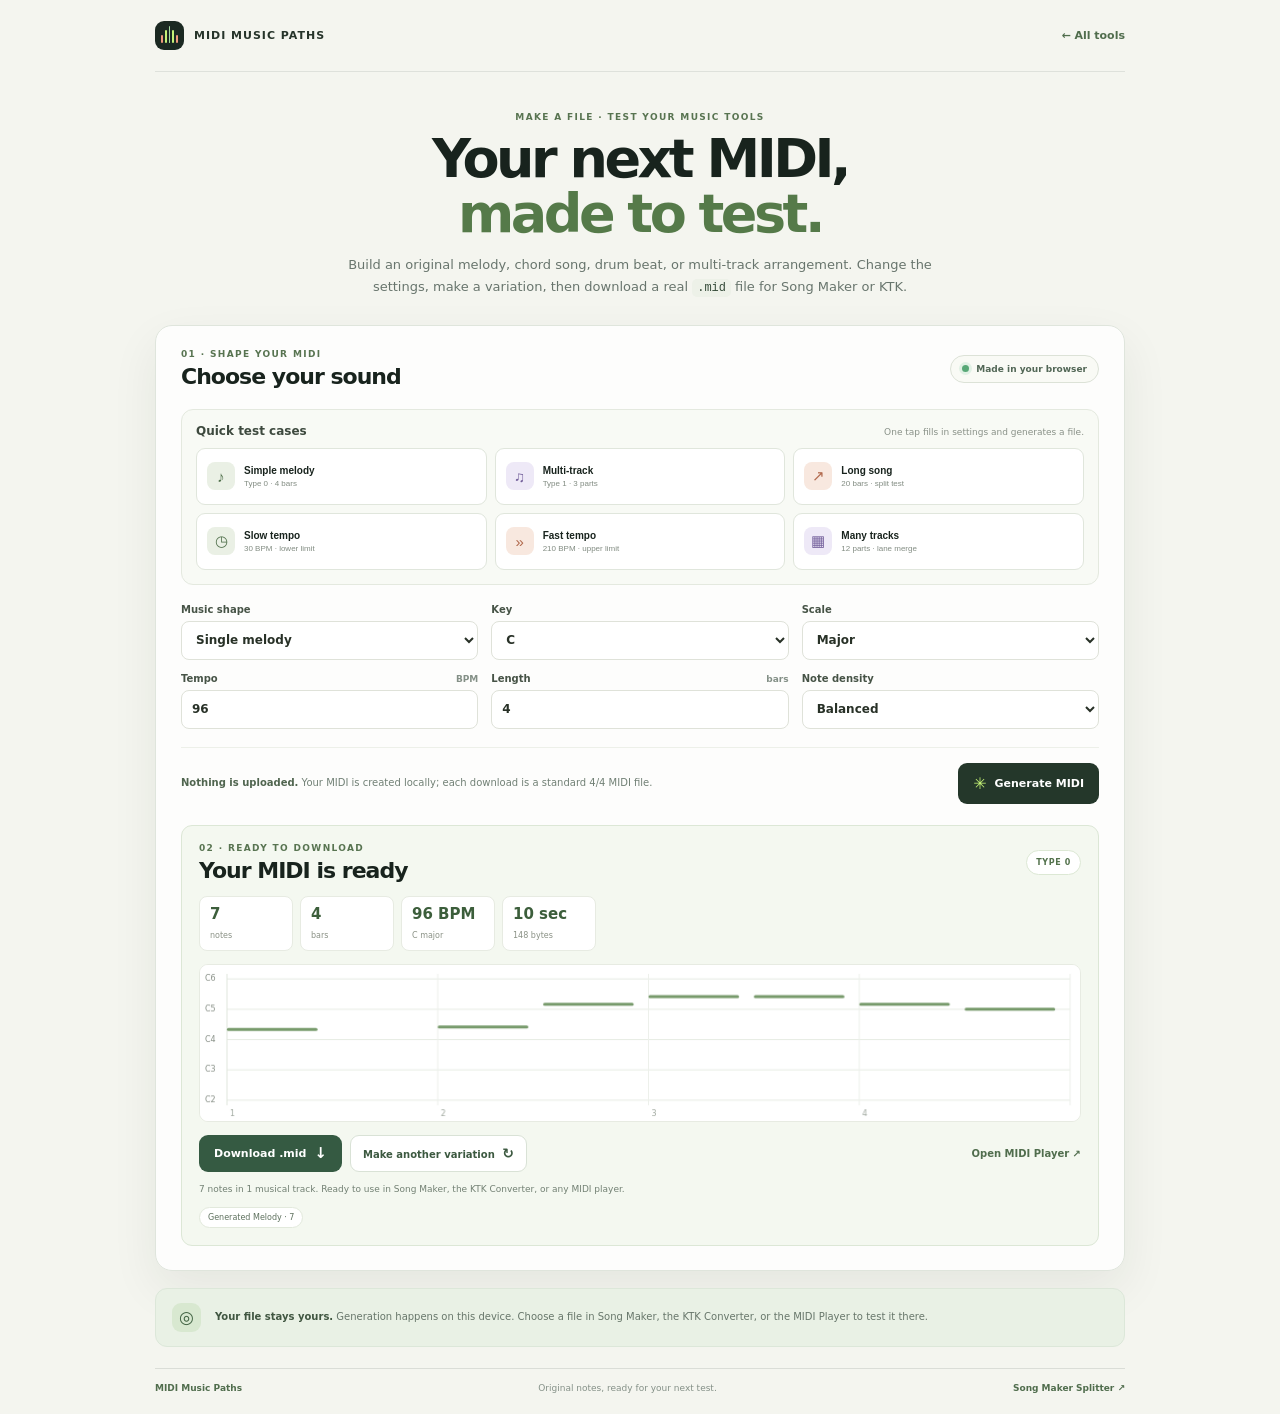
<file: midi-maker/index.html>
<!doctype html>
<html lang="en">
<head>
  <meta charset="utf-8">
  <meta name="viewport" content="width=device-width, initial-scale=1">
  <meta name="theme-color" content="#f4f5ef">
  <meta name="description" content="Generate original Standard MIDI files in your browser for testing MIDI converters and music tools.">
  <title>MIDI Maker — MIDI Music Paths</title>
  <link rel="icon" type="image/svg+xml" href="/favicon.svg">
  <link rel="stylesheet" href="/midi-maker/maker.css">
</head>
<body>
  <div class="tool-shell">
    <header class="topbar">
      <a class="brand" href="/" aria-label="MIDI Music Paths home"><span class="brand-mark" aria-hidden="true"><i></i><i></i><i></i><i></i><i></i></span><span>MIDI MUSIC PATHS</span></a>
      <a class="back-link" href="/">← All tools</a>
    </header>

    <main>
      <section class="intro" aria-labelledby="page-title">
        <p class="eyebrow">MAKE A FILE · TEST YOUR MUSIC TOOLS</p>
        <h1 id="page-title">Your next MIDI,<br><span>made to test.</span></h1>
        <p class="intro-copy">Build an original melody, chord song, drum beat, or multi-track arrangement. Change the settings, make a variation, then download a real <code>.mid</code> file for Song Maker or KTK.</p>
      </section>

      <section class="workspace" aria-labelledby="settings-title">
        <div class="workspace-heading">
          <div><p class="eyebrow">01 · SHAPE YOUR MIDI</p><h2 id="settings-title">Choose your sound</h2></div>
          <span class="local-label"><i></i> Made in your browser</span>
        </div>

        <div class="preset-block" aria-labelledby="preset-title">
          <div class="subhead"><h3 id="preset-title">Quick test cases</h3><span>One tap fills in settings and generates a file.</span></div>
          <div class="preset-row">
            <button class="preset" type="button" data-preset="melody"><span class="preset-icon">♪</span><span><b>Simple melody</b><small>Type 0 · 4 bars</small></span></button>
            <button class="preset" type="button" data-preset="ensemble"><span class="preset-icon">♫</span><span><b>Multi-track</b><small>Type 1 · 3 parts</small></span></button>
            <button class="preset" type="button" data-preset="long"><span class="preset-icon">↗</span><span><b>Long song</b><small>20 bars · split test</small></span></button>
            <button class="preset" type="button" data-preset="slow"><span class="preset-icon">◷</span><span><b>Slow tempo</b><small>30 BPM · lower limit</small></span></button>
            <button class="preset" type="button" data-preset="fast"><span class="preset-icon">»</span><span><b>Fast tempo</b><small>210 BPM · upper limit</small></span></button>
            <button class="preset" type="button" data-preset="tracks"><span class="preset-icon">▦</span><span><b>Many tracks</b><small>12 parts · lane merge</small></span></button>
          </div>
        </div>

        <form id="settings-form">
          <div class="settings-grid">
            <label class="field">Music shape
              <select name="style" id="style">
                <option value="melody">Single melody</option>
                <option value="chords">Chord progression</option>
                <option value="ensemble">Melody, chords &amp; bass</option>
                <option value="drums">Drum groove</option>
                <option value="polyphony">Many test tracks</option>
              </select>
            </label>
            <label class="field">Key
              <select name="key" id="key">
                <option value="0">C</option><option value="1">C♯ / D♭</option><option value="2">D</option>
                <option value="3">D♯ / E♭</option><option value="4">E</option><option value="5">F</option>
                <option value="6">F♯ / G♭</option><option value="7">G</option><option value="8">G♯ / A♭</option>
                <option value="9">A</option><option value="10">A♯ / B♭</option><option value="11">B</option>
              </select>
            </label>
            <label class="field">Scale
              <select name="scale" id="scale"><option value="major">Major</option><option value="minor">Minor</option><option value="pentatonic">Pentatonic</option></select>
            </label>
            <label class="field">Tempo <span class="field-unit">BPM</span>
              <input name="tempo" id="tempo" type="number" min="30" max="210" step="1" value="96" inputmode="numeric">
            </label>
            <label class="field">Length <span class="field-unit">bars</span>
              <input name="bars" id="bars" type="number" min="1" max="32" step="1" value="4" inputmode="numeric">
            </label>
            <label class="field">Note density
              <select name="density" id="density"><option value="1">Light</option><option value="2" selected>Balanced</option><option value="3">Busy</option></select>
            </label>
            <label class="field track-field" id="track-field" hidden>Number of tracks
              <input name="trackCount" id="track-count" type="number" min="1" max="12" step="1" value="12" inputmode="numeric">
              <small>Includes up to 12 separate musical parts.</small>
            </label>
          </div>
          <div class="form-actions">
            <p class="privacy-note"><b>Nothing is uploaded.</b> Your MIDI is created locally; each download is a standard 4/4 MIDI file.</p>
            <button class="generate-button" type="submit"><span aria-hidden="true">✳</span> Generate MIDI</button>
          </div>
        </form>

        <section class="result" id="result" aria-labelledby="result-title" aria-live="polite">
          <div class="result-top">
            <div><p class="eyebrow">02 · READY TO DOWNLOAD</p><h2 id="result-title">Your MIDI is ready</h2></div>
            <span class="format-badge" id="format-badge">TYPE 0</span>
          </div>
          <div class="stats" id="stats"></div>
          <canvas id="piano-roll" class="piano-roll" aria-label="Visual note preview"></canvas>
          <div class="result-actions">
            <button class="download-button" type="button" id="download" disabled>Download .mid <span aria-hidden="true">↓</span></button>
            <button class="variation-button" type="button" id="variation">Make another variation <span aria-hidden="true">↻</span></button>
            <a class="player-link" href="/midi-player/">Open MIDI Player <span aria-hidden="true">↗</span></a>
          </div>
          <p class="status" id="status" role="status">Change the settings above and generate a new file whenever you like.</p>
          <div class="track-list" id="track-list" hidden></div>
        </section>
      </section>

      <aside class="privacy-strip"><span class="privacy-icon" aria-hidden="true">◎</span><p><b>Your file stays yours.</b> Generation happens on this device. Choose a file in Song Maker, the KTK Converter, or the MIDI Player to test it there.</p></aside>
    </main>

    <footer class="page-footer"><a href="/">MIDI Music Paths</a><span>Original notes, ready for your next test.</span><a href="/song-maker/">Song Maker Splitter ↗</a></footer>
  </div>
  <script type="module" src="/midi-maker/app.js"></script>
</body>
</html>
</file>
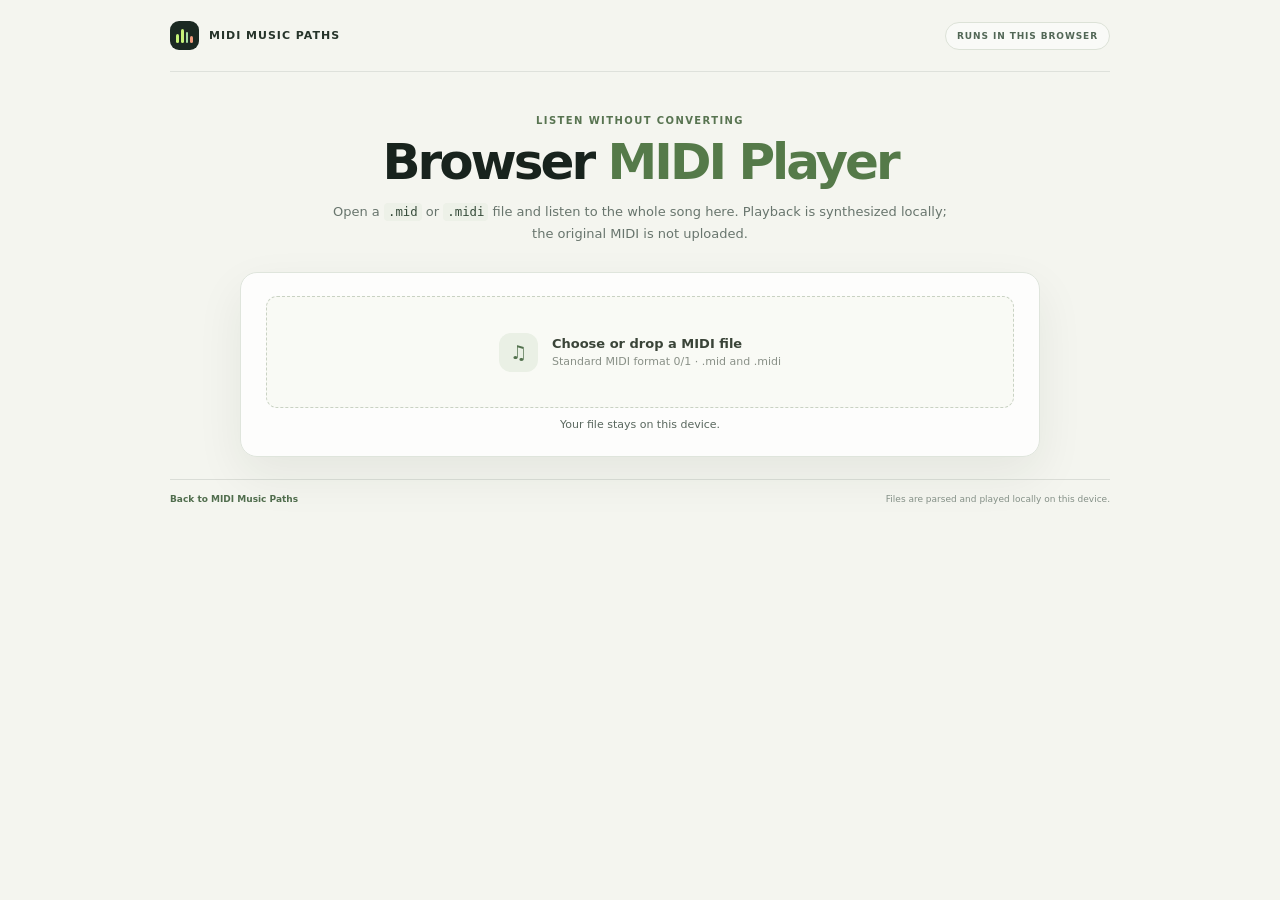
<file: midi-player/index.html>
<!doctype html>
<html lang="en">
<head>
  <meta charset="utf-8">
  <meta name="viewport" content="width=device-width, initial-scale=1">
  <meta name="theme-color" content="#f4f5ef">
  <meta name="description" content="Play Standard MIDI files locally in your browser with a simple synthesized preview.">
  <title>Browser MIDI Player — MIDI Music Paths</title>
  <link rel="stylesheet" href="/local-tools.css">
  <script type="module" src="./app.js"></script>
</head>
<body>
  <div class="tool-shell">
    <header class="topbar">
      <a class="brand" href="/" aria-label="MIDI Music Paths home"><span class="brand-mark" aria-hidden="true"><i></i><i></i><i></i><i></i></span><span>MIDI MUSIC PATHS</span></a>
      <span class="local-label">Runs in this browser</span>
    </header>
    <main>
      <section class="intro" aria-labelledby="page-title">
        <p class="eyebrow">Listen without converting</p>
        <h1 id="page-title">Browser <span>MIDI Player</span></h1>
        <p class="intro-copy">Open a <code>.mid</code> or <code>.midi</code> file and listen to the whole song here. Playback is synthesized locally; the original MIDI is not uploaded.</p>
      </section>
      <section class="workspace" aria-label="Local MIDI player">
        <label class="dropzone" id="dropzone" for="midi-file" tabindex="0" role="button" aria-describedby="file-note">
          <input id="midi-file" type="file" accept=".mid,.midi,audio/midi,audio/x-midi">
          <span class="upload-icon" aria-hidden="true">♫</span>
          <span class="drop-copy"><strong>Choose or drop a MIDI file</strong><span>Standard MIDI format 0/1 · .mid and .midi</span></span>
        </label>
        <p class="file-note" id="file-note">Your file stays on this device.</p>
        <div class="status" id="status" role="status" aria-live="polite" hidden></div>
        <section class="result" id="player" aria-labelledby="player-title" hidden>
          <div class="result-heading"><div><p class="eyebrow">Now loaded</p><h2 id="player-title">Ready to play</h2></div><span class="local-label" id="format-label">MIDI</span></div>
          <div class="stats" id="stats"></div>
          <canvas class="timeline" id="timeline" aria-label="Overview of notes across the MIDI song"></canvas>
          <div class="transport" aria-label="Playback controls">
            <button class="primary-button" id="play-pause" type="button" disabled>Play</button>
            <button class="secondary-button" id="stop" type="button" disabled>Stop</button>
            <label class="screen-reader-only" for="seek">Playback position</label>
            <input class="range" id="seek" type="range" min="0" max="1" step="0.01" value="0" disabled>
            <output class="time-readout" id="time-readout">0:00 / 0:00</output>
          </div>
          <label class="speed-row" for="speed">Playback speed <input id="speed" type="range" min="0.5" max="1.5" step="0.05" value="1"><output id="speed-readout">100%</output></label>
          <p class="result-note">This is a lightweight synthesized preview, not the original MIDI instrument sound. Seek or change speed at any time.</p>
        </section>
      </section>
    </main>
    <footer class="page-footer"><a href="/">Back to MIDI Music Paths</a><span>Files are parsed and played locally on this device.</span></footer>
  </div>
</body>
</html>
</file>
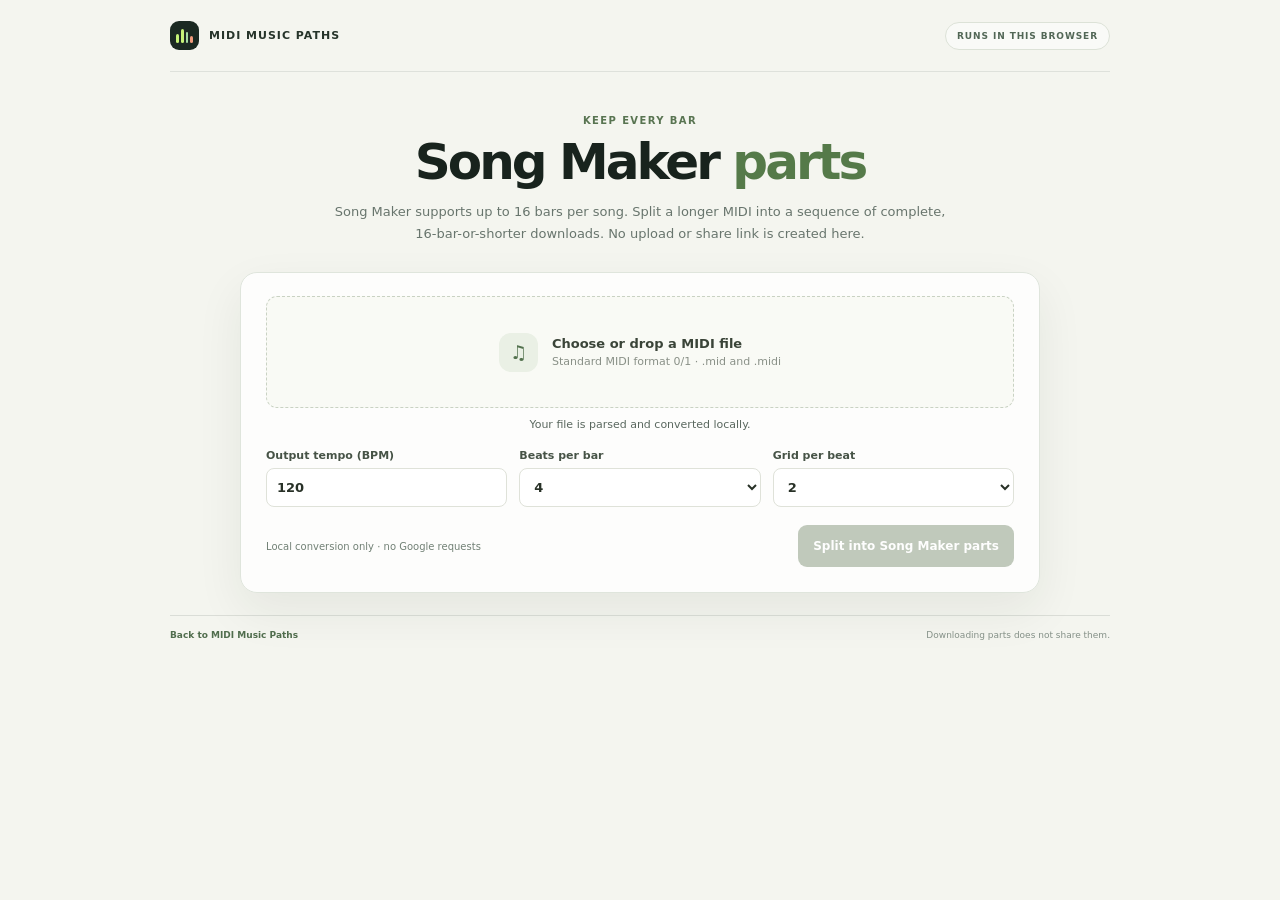
<file: song-maker/index.html>
<!doctype html>
<html lang="en">
<head>
  <meta charset="utf-8">
  <meta name="viewport" content="width=device-width, initial-scale=1">
  <meta name="theme-color" content="#f4f5ef">
  <meta name="description" content="Split a long MIDI song into complete 16-bar parts for Song Maker, locally in your browser.">
  <title>Song Maker MIDI Splitter — MIDI Music Paths</title>
  <link rel="stylesheet" href="/local-tools.css">
  <script type="module" src="./app.js"></script>
</head>
<body>
  <div class="tool-shell">
    <header class="topbar">
      <a class="brand" href="/" aria-label="MIDI Music Paths home"><span class="brand-mark" aria-hidden="true"><i></i><i></i><i></i><i></i></span><span>MIDI MUSIC PATHS</span></a>
      <span class="local-label">Runs in this browser</span>
    </header>
    <main>
      <section class="intro" aria-labelledby="page-title">
        <p class="eyebrow">Keep every bar</p>
        <h1 id="page-title">Song Maker <span>parts</span></h1>
        <p class="intro-copy">Song Maker supports up to 16 bars per song. Split a longer MIDI into a sequence of complete, 16-bar-or-shorter downloads. No upload or share link is created here.</p>
      </section>
      <section class="workspace" aria-label="Song Maker MIDI segmenter">
        <label class="dropzone" id="dropzone" for="midi-file" tabindex="0" role="button" aria-describedby="file-note">
          <input id="midi-file" type="file" accept=".mid,.midi,audio/midi,audio/x-midi">
          <span class="upload-icon" aria-hidden="true">♫</span>
          <span class="drop-copy"><strong>Choose or drop a MIDI file</strong><span>Standard MIDI format 0/1 · .mid and .midi</span></span>
        </label>
        <p class="file-note" id="file-note">Your file is parsed and converted locally.</p>
        <div class="settings">
          <label class="field" for="tempo">Output tempo (BPM)<input id="tempo" type="number" min="40" max="240" step="1" value="120"></label>
          <label class="field" for="beats">Beats per bar<select id="beats"><option>2</option><option>3</option><option selected>4</option><option>5</option><option>6</option><option>7</option></select></label>
          <label class="field" for="subdivision">Grid per beat<select id="subdivision"><option>1</option><option selected>2</option><option>3</option><option>4</option></select></label>
        </div>
        <div class="action-row">
          <p class="privacy-note">Local conversion only · no Google requests</p>
          <button class="primary-button" id="convert" type="button" disabled>Split into Song Maker parts</button>
        </div>
        <div class="status" id="status" role="status" aria-live="polite" hidden></div>
        <section class="result" id="result" aria-labelledby="result-title" hidden>
          <div class="result-heading"><div><p class="eyebrow">Full-song export ready</p><h2 id="result-title">Your parts</h2></div><span class="local-label" id="part-count">0 parts</span></div>
          <div class="stats" id="stats"></div>
          <div class="part-grid" id="parts"></div>
          <div class="local-warning" id="conversion-note"></div>
          <p class="fine-print">Each download contains one consecutive part; later notes are kept in later files. To preview or create a Song Maker link, you would need to open Song Bridge yourself and select a part there. Song Bridge’s own send button is the separate action that transmits that selected part to Google.</p>
          <p><a class="secondary-button" href="https://song-bridge-midi.vercel.app/" target="_blank" rel="noopener">Open Song Bridge <span aria-hidden="true">↗</span></a></p>
        </section>
      </section>
    </main>
    <footer class="page-footer"><a href="/">Back to MIDI Music Paths</a><span>Downloading parts does not share them.</span></footer>
  </div>
</body>
</html>
</file>
<file: style.css>
:root{color-scheme:light;--paper:#f4f5ef;--surface:#fff;--ink:#18231d;--muted:#68756d;--line:#dfe5dc;--green:#c5f277;--green-dark:#35522e;--coral:#f08e70;--blue:#7c9eeb;--purple:#a789d5;--shadow:0 18px 48px rgba(25,39,31,.07);font-family:Inter,ui-sans-serif,system-ui,-apple-system,BlinkMacSystemFont,"Segoe UI",sans-serif}*{box-sizing:border-box}html{scroll-behavior:smooth}body{margin:0;min-width:320px;background:var(--paper);color:var(--ink);-webkit-font-smoothing:antialiased}.shell{width:min(1120px,calc(100% - 48px));margin:0 auto}.topbar{height:76px;display:flex;align-items:center;justify-content:space-between;border-bottom:1px solid rgba(36,54,44,.1)}.brand{display:flex;align-items:center;gap:11px;color:#26342a;text-decoration:none;font-size:12px;font-weight:800;letter-spacing:.1em}.brand-mark{width:30px;height:30px;display:flex;align-items:end;justify-content:center;gap:2px;padding:7px 6px;border-radius:9px;background:#1b2922}.brand-mark i{display:block;width:3px;border-radius:4px;background:var(--green)}.brand-mark i:nth-child(1),.brand-mark i:nth-child(5){height:8px;background:var(--coral)}.brand-mark i:nth-child(2),.brand-mark i:nth-child(4){height:13px}.brand-mark i:nth-child(3){height:17px;background:#a4dba2}.top-tag,.eyebrow,.sample-kicker,.path-number{font-size:10px;font-weight:750;letter-spacing:.13em}.top-tag{padding:9px 13px;border:1px solid #dce2d7;border-radius:30px;color:#526756;background:rgba(255,255,255,.56)}.hero{display:grid;grid-template-columns:minmax(0,1.2fr) minmax(280px,.8fr);gap:55px;align-items:center;padding:70px 8px 58px}.eyebrow{margin:0 0 16px;color:#587451;text-transform:uppercase}.hero h1{max-width:670px;margin:0;font-size:clamp(40px,5.3vw,62px);line-height:1.02;letter-spacing:-.065em;font-weight:780}.hero h1 span{color:#557a49}.lede{max-width:620px;margin:21px 0 20px;color:#66736a;font-size:16px;line-height:1.72}.lede code,.steps code,.help code{padding:2px 5px;border-radius:5px;background:#edf1e8;color:#354b39;font-size:.92em}.trust-row{display:flex;flex-wrap:wrap;gap:17px;color:#5e6e62;font-size:12px;font-weight:650}.trust-row span{display:inline-flex;align-items:center;gap:7px}.trust-row i{width:7px;height:7px;border-radius:50%;background:#59a97d;box-shadow:0 0 0 3px #e1f1e5}.hero-art{position:relative;min-height:242px;padding:22px;border-radius:24px;overflow:hidden;background:#1c2923;color:#eef5eb;box-shadow:var(--shadow)}.hero-art:after{content:"";position:absolute;right:-86px;bottom:-160px;width:330px;height:330px;border:1px solid #c5f27738;border-radius:50%;box-shadow:0 0 0 23px #c5f27708,0 0 0 50px #c5f27707}.art-caption{position:relative;z-index:1;color:#b9c9b8;font-size:10px;font-weight:750;letter-spacing:.15em}.mini-score{position:absolute;left:22px;right:22px;top:68px;height:91px;border-top:1px solid #ffffff22;border-bottom:1px solid #ffffff22;background:repeating-linear-gradient(to bottom,transparent 0 17px,#ffffff1b 17px 18px);transform:rotate(-5deg)}.note{position:absolute;width:14px;height:9px;border-radius:50%;background:var(--green);transform:rotate(-28deg);box-shadow:0 3px 12px #c5f27740}.note:after{content:"";position:absolute;width:2px;height:24px;right:0;bottom:3px;background:currentColor;color:var(--green)}.n1{left:5%;top:57px}.n2{left:17%;top:38px;background:#9d88db;color:#9d88db}.n3{left:29%;top:48px;background:#f09a7c;color:#f09a7c}.n4{left:39%;top:18px}.n5{left:50%;top:39px;background:#9d88db;color:#9d88db}.n6{left:63%;top:28px;background:#f09a7c;color:#f09a7c}.n7{left:74%;top:55px}.n8{left:84%;top:35px;background:#9d88db;color:#9d88db}.n9{left:94%;top:19px;background:#f09a7c;color:#f09a7c}.path-chip{position:absolute;z-index:2;padding:9px 12px;border:1px solid #ffffff35;border-radius:10px;background:#24352c;color:#f5f8f2;font-size:11px;font-weight:700;box-shadow:0 8px 24px #10191442}.path-chip b{margin-left:9px;color:var(--green)}.chip-song{left:13px;bottom:34px}.chip-ktk{right:14px;bottom:34px}.art-note{position:absolute;left:22px;bottom:13px;color:#b5c4b7;font-size:10px}.samples,.paths{padding:30px 0 57px}.section-head{display:flex;align-items:end;justify-content:space-between;gap:18px;margin-bottom:10px}.section-head .eyebrow{margin-bottom:9px}.section-head h2,.help h2{margin:0;font-size:clamp(24px,3vw,32px);line-height:1.15;letter-spacing:-.045em}.format-pill,.step-note{color:#718075;font-size:11px}.format-pill{padding:8px 10px;border:1px solid #dee4d9;border-radius:999px;background:#ffffff80;white-space:nowrap}.section-intro{margin:11px 0 21px;color:#6c786f;font-size:13px;line-height:1.6}.sample-grid{display:grid;grid-template-columns:repeat(3,1fr);gap:14px}.sample-card{display:grid;grid-template-columns:104px 1fr;min-height:154px;border:1px solid #dfe5dc;border-radius:16px;background:rgba(255,255,255,.72);overflow:hidden}.sample-art{position:relative;display:grid;place-items:center;overflow:hidden;font-family:Georgia,serif;font-size:36px}.sample-art span{position:relative;z-index:1;color:#26352b;text-shadow:0 4px 10px #ffffff90}.sample-art i{position:absolute;left:14px;right:14px;height:1px;background:#2e493522}.sample-art i:nth-of-type(1){top:32px}.sample-art i:nth-of-type(2){top:52px}.sample-art i:nth-of-type(3){top:72px}.sample-art i:nth-of-type(4){top:92px}.sample-art i:nth-of-type(5){top:112px}.art-lilac{background:#ebe4f6}.art-peach{background:#f8e5d9}.art-blue{background:#dce9f6}.sample-copy{padding:16px 15px 13px}.sample-kicker{color:#798878;font-size:8px}.sample-copy h3{margin:6px 0 4px;font-size:17px;letter-spacing:-.03em}.sample-copy p{min-height:34px;margin:0 0 10px;color:#728076;font-size:11px;line-height:1.5}.download-link{display:inline-flex;align-items:center;gap:7px;color:#345d37;text-decoration:none;font-size:11px;font-weight:750}.download-link span{font-size:15px}.download-link:hover{text-decoration:underline;text-underline-offset:3px}.file-tip{margin:16px 0 0;padding:12px 14px;border-radius:10px;background:#e8eee2;color:#546354;font-size:11px;line-height:1.6}.path-heading{margin-bottom:19px}.step-note{padding-bottom:6px}.path-grid{display:grid;grid-template-columns:1fr 1fr;gap:16px}.path-card{padding:24px 25px 21px;border:1px solid #dfe5dc;border-radius:19px;background:rgba(255,255,255,.78);box-shadow:0 8px 28px #29382708}.path-top{display:flex;align-items:center;justify-content:space-between}.path-number{color:#818e82;font-size:9px}.path-icon{width:34px;height:34px;display:grid;place-items:center;border-radius:11px;background:#e9f0e3;color:#416643;font-size:17px}.song-card .path-icon{background:#eee9f7;color:#725e9a}.path-card h3{margin:13px 0 6px;font-size:22px;letter-spacing:-.04em}.path-description{min-height:36px;margin:0 0 16px;color:#6e7a71;font-size:12px;line-height:1.55}.steps{display:grid;gap:13px;padding:0;margin:0;list-style:none;counter-reset:step}.steps li{position:relative;display:grid;grid-template-columns:27px 1fr;column-gap:9px;counter-increment:step}.steps li:before{content:counter(step);grid-row:span 2;display:grid;place-items:center;width:24px;height:24px;border-radius:8px;background:#edf1e8;color:#55784c;font-size:10px;font-weight:800}.song-card .steps li:before{background:#f0edf7;color:#745f9a}.steps b{margin-top:2px;color:#354239;font-size:12px}.steps span{margin-top:3px;color:#768178;font-size:11px;line-height:1.52}.action-button{min-height:43px;display:inline-flex;align-items:center;justify-content:center;gap:12px;padding:0 15px;border:0;border-radius:10px;text-decoration:none;font-size:12px;font-weight:760;transition:transform .16s,box-shadow .16s}.action-button:hover{transform:translateY(-1px);box-shadow:0 7px 17px #243a2920}.song-button{margin-top:18px;background:#645283;color:white}.song-button span{font-size:16px}.ktk-button{background:#24372a;color:#fff}.outline-button{border:1px solid #d9e2d6;background:#fff;color:#3c5940}.button-row{display:flex;flex-wrap:wrap;gap:8px;margin-top:18px}.small-note{margin:12px 0 0;color:#89938a;font-size:10px;line-height:1.6}.privacy-strip{display:grid;grid-template-columns:42px 1fr;gap:14px;align-items:start;margin:0 0 52px;padding:19px 21px;border:1px solid #dce7d9;border-radius:15px;background:#e9f1e5}.privacy-icon{width:38px;height:38px;display:grid;place-items:center;border-radius:12px;background:#d8e8d0;color:#416343;font-size:22px}.privacy-strip h2{margin:1px 0 5px;font-size:14px;letter-spacing:-.01em}.privacy-strip p{margin:0;color:#67766a;font-size:11px;line-height:1.6}.help{padding:0 0 51px}.help h2{margin-top:-5px}.help-grid{display:grid;grid-template-columns:repeat(3,1fr);gap:16px;margin-top:17px}.help-grid p{margin:0;padding-top:12px;border-top:1px solid #dbe2d8;color:#727e74;font-size:11px;line-height:1.65}.help-grid b{color:#3a493e}.footer{display:flex;justify-content:space-between;gap:14px;padding:20px 0 25px;border-top:1px solid rgba(36,54,44,.12);color:#849087;font-size:10px}.footer span:first-child{color:#556757;font-weight:800;letter-spacing:.08em}.footer a{color:#506d4d;text-decoration:none;font-weight:700}.footer a:hover{text-decoration:underline}
@media(max-width:800px){.hero{grid-template-columns:1fr;gap:28px;padding:49px 0 40px}.hero-art{min-height:210px}.sample-grid{grid-template-columns:1fr}.sample-card{grid-template-columns:120px 1fr;min-height:136px}.sample-copy p{min-height:auto}.path-grid{grid-template-columns:1fr}.path-description{min-height:auto}.help-grid{grid-template-columns:1fr;gap:11px}.help-grid p{padding-top:10px}.samples,.paths{padding-bottom:42px}}
@media(max-width:520px){.shell{width:min(100% - 30px,560px)}.topbar{height:65px}.top-tag{font-size:8px;padding:8px 9px}.brand{font-size:10px}.hero{padding:39px 0 30px;gap:23px}.hero h1{font-size:40px}.lede{font-size:14px}.trust-row{gap:9px 13px;font-size:10px}.hero-art{min-height:188px}.mini-score{top:55px}.section-head{align-items:flex-start;flex-direction:column;gap:8px}.section-head h2,.help h2{font-size:25px}.format-pill{font-size:9px}.sample-card{grid-template-columns:88px 1fr}.sample-copy{padding:13px 12px}.sample-copy h3{font-size:16px}.sample-copy p{font-size:10px}.sample-kicker{font-size:7px}.path-card{padding:20px 17px}.path-card h3{font-size:20px}.button-row .action-button{flex:1;padding:0 9px;font-size:10px}.privacy-strip{grid-template-columns:32px 1fr;padding:15px 13px;gap:10px}.privacy-icon{width:31px;height:31px;font-size:18px}.footer{flex-wrap:wrap;font-size:9px}.footer span:nth-child(2){order:3;flex-basis:100%}}
@media(prefers-reduced-motion:reduce){html{scroll-behavior:auto}*,*::before,*::after{transition:none!important}}

.tools-section .path-grid{grid-template-columns:repeat(3,minmax(0,1fr))}@media(max-width:800px){.tools-section .path-grid{grid-template-columns:1fr}}
</file>
<file: ktk-converter/styles.css>
:root{color-scheme:light;--ink:#20271f;--muted:#72786e;--line:#e6e7de;--paper:#f5f4ef;--card:#fffefa;--green:#355a42;--green-dark:#284a35;--soft-green:#edf2e9;--gold:#dfbd70;--danger:#a34438;--shadow:0 18px 48px rgba(41,48,36,.07);font-family:Inter,ui-sans-serif,system-ui,-apple-system,BlinkMacSystemFont,"Segoe UI",sans-serif}*{box-sizing:border-box}body{margin:0;background:radial-gradient(ellipse at 50% -20%,#fffdf4 0,transparent 54%),var(--paper);color:var(--ink);min-height:100vh}.shell{max-width:1020px;margin:0 auto;padding:0 32px}.topbar{height:78px;display:flex;align-items:center;justify-content:space-between;border-bottom:1px solid rgba(41,48,36,.08)}.brand{display:inline-flex;align-items:center;gap:10px;text-decoration:none;color:var(--ink)}.brand-mark{display:flex;width:36px;height:36px;color:var(--green)}.brand-mark svg{width:100%;height:100%}.brand-name{font-size:13px;font-weight:800;letter-spacing:.12em}.brand-name span{font-size:10px;color:#7f847b;letter-spacing:.18em;margin-left:3px}.local-badge{font-size:11px;color:#5e6d58;border:1px solid #dce3d6;border-radius:20px;padding:8px 11px;background:#f5f8f1;display:flex;align-items:center;gap:7px}.local-badge>span{width:6px;height:6px;border-radius:50%;background:#6d9666;box-shadow:0 0 0 3px #e0ebdc}.intro{text-align:center;padding:50px 0 32px}.eyebrow{text-transform:uppercase;letter-spacing:.16em;font-size:10px;line-height:1.5;font-weight:750;color:#82907c;margin:0 0 10px}.intro h1{font-family:Georgia,"Times New Roman",serif;font-size:clamp(38px,6vw,55px);line-height:1.03;letter-spacing:-.045em;font-weight:500;margin:0;color:#28362a}.intro h1 span{font-style:italic;color:#87957e;font-size:.77em;padding:0 3px}.intro-copy{font-size:14px;line-height:1.7;color:#74796f;max-width:540px;margin:16px auto 0}.intro-copy code{font:inherit;font-weight:700;color:#486249;background:#e9eee5;padding:2px 5px;border-radius:4px}.workspace-card{max-width:740px;margin:0 auto;background:var(--card);border:1px solid #e8e8df;border-radius:14px;box-shadow:var(--shadow);padding:24px 28px 26px}.steps{display:flex;justify-content:center;align-items:center;gap:15px;margin:0 auto 23px;color:#a1a59b}.step{font-size:10px;letter-spacing:.04em;white-space:nowrap}.step b{font-size:9px;color:#a6aa9f;margin-right:5px}.step.active{color:#435d42;font-weight:700}.step.active b{color:#55794e}.steps i{height:1px;width:24px;background:#e7e8e0}.dropzone{position:relative;min-height:116px;border:1px dashed #c9d2c3;border-radius:10px;background:#f9faf5;display:flex;align-items:center;justify-content:center;gap:15px;cursor:pointer;transition:border-color .18s,background .18s,transform .18s}.dropzone:hover,.dropzone:focus-visible,.dropzone.dragging{border-color:#75936d;background:#f2f6ed;outline:none}.dropzone.dragging{transform:scale(1.005)}.upload-art{width:42px;height:42px;border-radius:12px;background:#eaf0e5;color:#52714d;display:grid;place-items:center;flex:none}.upload-art svg{width:28px;height:28px}.drop-copy{display:grid;gap:5px}.drop-copy strong{font-size:13px;font-weight:650;color:#3a4438}.drop-copy>span{font-size:11px;color:#899087}.browse-link{color:#4c7548;text-decoration:underline;text-underline-offset:2px;font-weight:650}.file-chip{display:flex;align-items:center;gap:8px;max-width:75%;padding:7px 10px;border-radius:8px;border:1px solid #dce5d7;background:#fff;position:absolute;bottom:8px;right:9px;color:#4b5548;font-size:11px}.file-chip[hidden]{display:none}.file-dot{width:7px;height:7px;border-radius:50%;background:#709469;flex:none}.file-chip #file-name{overflow:hidden;text-overflow:ellipsis;white-space:nowrap}.file-chip button{border:0;background:transparent;color:#788175;font-size:18px;line-height:1;cursor:pointer;padding:0 1px}.form-row{margin:23px 0 0}.field-label{display:block;font-size:12px;font-weight:700;color:#343c32;margin:0 0 8px}.select-wrap{position:relative}.select-wrap select{appearance:none;width:100%;height:43px;padding:0 42px 0 13px;border:1px solid #dfe2d9;border-radius:7px;background:#fff;color:#283127;font:inherit;font-size:13px;cursor:pointer}.select-wrap select:focus,.compact-field input:focus{outline:3px solid rgba(101,140,89,.17);border-color:#73906b}.select-wrap svg{position:absolute;right:14px;top:14px;width:16px;height:16px;color:#778071;pointer-events:none}.field-hint{font-size:10.5px;line-height:1.55;color:#898f85;margin:7px 1px 0}.auto-options{margin:18px 0 0;padding:14px;background:#fafbf6;border:1px solid #eceee7;border-radius:8px}.auto-options[hidden]{display:none}.advanced{margin:20px 0 0;border-top:1px solid #eceee6;border-bottom:1px solid #eceee6}.advanced summary{min-height:47px;display:flex;align-items:center;justify-content:space-between;gap:14px;list-style:none;cursor:pointer;font-size:12px;font-weight:700;color:#4b5348}.advanced summary::-webkit-details-marker{display:none}.advanced summary::after{content:"+";font-weight:400;color:#72826d;font-size:20px;line-height:1}.advanced[open] summary::after{content:"−"}.summary-meta{margin-left:auto;color:#92988e;font-size:10px;font-weight:500}.options-body{padding:1px 0 15px;display:grid;gap:13px}.check-row{display:flex;align-items:flex-start;gap:10px;cursor:pointer}.check-row>input{position:absolute;opacity:0;width:1px;height:1px}.check-ui{flex:none;width:16px;height:16px;border:1px solid #cdd3c7;background:white;border-radius:4px;margin-top:1px;display:grid;place-items:center}.check-row input:checked+.check-ui{background:var(--green);border-color:var(--green)}.check-row input:checked+.check-ui:after{content:"";width:7px;height:4px;border-left:1.5px solid white;border-bottom:1.5px solid white;transform:rotate(-45deg) translateY(-1px)}.check-row input:focus-visible+.check-ui{outline:3px solid rgba(101,140,89,.22)}.check-row strong{display:block;font-size:11px;font-weight:650;color:#3d453a}.check-row small{display:block;color:#8a9086;font-size:10px;line-height:1.55;margin-top:3px;max-width:570px}.override-block{display:grid;grid-template-columns:1fr 125px;gap:15px;align-items:center;padding:11px 12px;border-radius:7px;background:#f8f8f2;border:1px solid #eeeee7}.compact-field{font-size:10px;color:#737b70;display:flex;flex-direction:column;gap:6px}.compact-field span{font-weight:400;color:#999e95}.compact-field input{height:34px;padding:0 9px;border:1px solid #dfe2d9;border-radius:6px;font:inherit;font-size:12px;color:#394337;background:#fff}.compact-field input:disabled{background:#f1f1ec;color:#a4a79f}.advanced-field{padding-top:11px;border-top:1px solid #eff0ea}.advanced-field .compact-field{max-width:100%;font-weight:650;color:#495046}.advanced-field input{font-weight:400;max-width:100%;margin-top:2px}.action-row{display:flex;align-items:center;justify-content:space-between;gap:18px;padding-top:21px}.privacy-note{font-size:10px;color:#899086;margin:0}.privacy-note span{font-size:8px;color:#73966e;margin-right:5px}.convert-button{height:43px;border:0;border-radius:7px;background:var(--green);color:#fff;font:inherit;font-size:12px;font-weight:700;padding:0 14px 0 17px;display:flex;align-items:center;gap:14px;cursor:pointer;transition:background .15s,transform .15s;white-space:nowrap}.convert-button svg{width:17px;height:17px}.convert-button:not(:disabled):hover{background:var(--green-dark);transform:translateY(-1px)}.convert-button:disabled{background:#a4b19d;cursor:not-allowed}.status{margin-top:15px;padding:11px 12px;border-radius:7px;font-size:11px;line-height:1.55;background:#f5f6f0;color:#697064;border:1px solid #e6e8e0}.status.error{background:#fff5f2;color:#93473c;border-color:#f1d9d4}.status[hidden],.result[hidden]{display:none}.result{margin-top:19px;padding:18px;border-radius:9px;border:1px solid #dce7d6;background:#f4f8f0}.result-heading{display:flex;align-items:center;justify-content:space-between}.result-heading .eyebrow{margin-bottom:4px}.result-heading h2{font-family:Georgia,"Times New Roman",serif;font-size:22px;font-weight:500;margin:0;color:#2e432e}.success-mark{width:28px;height:28px;border-radius:50%;background:#e0edd9;color:#4f784a;display:grid;place-items:center;font-weight:800}.stats{display:grid;grid-template-columns:repeat(4,1fr);gap:7px;margin:16px 0}.stat{background:#fff;border:1px solid #e7ebe2;border-radius:6px;padding:10px}.stat b{display:block;font-size:18px;color:#3c5e3b;font-weight:650}.stat span{font-size:9px;color:#8a9185}.downloads{display:flex;gap:8px}.downloads button{height:39px;border-radius:6px;padding:0 12px;font:inherit;font-size:11px;font-weight:650;cursor:pointer}.download-primary{border:1px solid var(--green);background:var(--green);color:white}.download-primary:hover{background:var(--green-dark)}.download-icon{font-size:16px;margin-right:5px}.download-secondary{border:1px solid #d9e0d4;background:#fff;color:#4d6149}.download-secondary:hover{border-color:#94aa8a}.result-caveat{font-size:10px;line-height:1.5;color:#7d8578;margin:11px 0 0}.limits{max-width:740px;display:flex;gap:12px;margin:23px auto 0;padding:0 4px;color:#7c8478}.limits-mark{width:19px;height:19px;flex:none;border:1px solid #c8d1c1;border-radius:50%;display:grid;place-items:center;color:#6f8466;font:italic 12px Georgia;margin-top:1px}.limits h2{font-size:11px;font-weight:700;color:#616a5d;margin:0 0 5px}.limits p{font-size:10px;line-height:1.65;margin:0 0 5px;max-width:700px}footer{max-width:740px;margin:25px auto 0;padding:14px 4px 21px;border-top:1px solid rgba(41,48,36,.08);display:flex;justify-content:space-between;color:#a0a49b;font-size:9px;letter-spacing:.02em}
@media(max-width:650px){.shell{padding:0 17px}.topbar{height:66px}.intro{padding:40px 0 25px}.intro-copy{font-size:13px;max-width:430px}.workspace-card{padding:19px 17px 20px}.steps{gap:8px}.step{font-size:9px}.steps i{width:13px}.dropzone{min-height:108px}.action-row{align-items:stretch;flex-direction:column-reverse;gap:12px}.convert-button{justify-content:center}.privacy-note{text-align:center}.override-block{grid-template-columns:1fr 95px;gap:9px}.stats{grid-template-columns:repeat(2,1fr)}.downloads{flex-direction:column}.downloads button{width:100%}.limits{margin-top:20px}footer{gap:14px;align-items:flex-start}footer span:last-child{text-align:right}}
@media(prefers-reduced-motion:reduce){*,*::before,*::after{scroll-behavior:auto!important;transition:none!important}}
</file>
<file: midi-maker/maker.css>
:root{color-scheme:light;--paper:#f4f5ef;--surface:#fff;--ink:#18231d;--muted:#68756d;--line:#dfe5dc;--green:#c5f277;--green-dark:#35522e;--purple:#645283;font-family:Inter,ui-sans-serif,system-ui,-apple-system,BlinkMacSystemFont,"Segoe UI",sans-serif}*{box-sizing:border-box}body{margin:0;min-width:320px;background:var(--paper);color:var(--ink);-webkit-font-smoothing:antialiased}.tool-shell{width:min(970px,calc(100% - 42px));margin:0 auto}.topbar{height:72px;display:flex;align-items:center;justify-content:space-between;border-bottom:1px solid rgba(36,54,44,.1)}.brand{display:inline-flex;align-items:center;gap:10px;color:#26342a;text-decoration:none;font-size:11px;font-weight:800;letter-spacing:.09em}.brand-mark{width:29px;height:29px;display:flex;align-items:end;justify-content:center;gap:2px;padding:7px 6px;border-radius:9px;background:#1b2922}.brand-mark i{display:block;width:3px;border-radius:4px;background:var(--green)}.brand-mark i:nth-child(1),.brand-mark i:nth-child(5){height:8px;background:#f09a7c}.brand-mark i:nth-child(2),.brand-mark i:nth-child(4){height:13px}.brand-mark i:nth-child(3){height:17px;background:#a4dba2}.back-link,.player-link,.page-footer a{color:#506d4d;text-decoration:none;font-size:11px;font-weight:750}.back-link:hover,.player-link:hover,.page-footer a:hover{text-decoration:underline;text-underline-offset:3px}.intro{text-align:center;padding:40px 0 26px}.eyebrow{margin:0 0 9px;color:#587451;font-size:9px;font-weight:800;letter-spacing:.15em;text-transform:uppercase}.intro h1{margin:0;font-size:clamp(38px,6vw,54px);line-height:1.02;letter-spacing:-.065em;font-weight:780}.intro h1 span{color:#557a49}.intro-copy{max-width:635px;margin:13px auto 0;color:#68756d;font-size:13px;line-height:1.7}.intro-copy code{padding:2px 5px;border-radius:5px;background:#edf1e8;color:#354b39;font-size:.92em}.workspace{padding:23px 25px 24px;border:1px solid #dfe5dc;border-radius:17px;background:#ffffffd9;box-shadow:0 18px 48px rgba(25,39,31,.07)}.workspace-heading,.result-top{display:flex;align-items:center;justify-content:space-between;gap:14px}.workspace-heading .eyebrow,.result-top .eyebrow{margin-bottom:5px}.workspace-heading h2,.result-top h2{margin:0;font-size:22px;letter-spacing:-.045em}.local-label{display:flex;align-items:center;gap:7px;padding:8px 11px;border:1px solid #dce2d7;border-radius:30px;background:#f9faf5;color:#526756;font-size:9px;font-weight:750}.local-label i{width:7px;height:7px;border-radius:50%;background:#58a877;box-shadow:0 0 0 3px #e1f1e5}.preset-block{margin-top:20px;padding:14px;border:1px solid #e4e9df;border-radius:12px;background:#f8faf5}.subhead{display:flex;align-items:baseline;justify-content:space-between;gap:10px;margin-bottom:10px}.subhead h3{margin:0;color:#3d493e;font-size:12px}.subhead>span{color:#899188;font-size:9px}.preset-row{display:grid;grid-template-columns:repeat(3,minmax(0,1fr));gap:8px}.preset{min-height:57px;display:flex;align-items:center;gap:9px;padding:8px 10px;border:1px solid #e0e6dc;border-radius:9px;background:#fff;color:var(--ink);text-align:left;cursor:pointer;transition:border-color .15s,transform .15s,box-shadow .15s}.preset:hover{transform:translateY(-1px);border-color:#a9bc9f;box-shadow:0 5px 14px #243a2910}.preset:focus-visible,.generate-button:focus-visible,.download-button:focus-visible,.variation-button:focus-visible{outline:3px solid #78956766;outline-offset:2px}.preset-icon{flex:0 0 28px;width:28px;height:28px;display:grid;place-items:center;border-radius:8px;background:#eaf0e5;color:#52714d;font-size:15px}.preset:nth-child(2) .preset-icon,.preset:nth-child(6) .preset-icon{background:#eee9f7;color:#725e9a}.preset:nth-child(3) .preset-icon,.preset:nth-child(5) .preset-icon{background:#f8e8df;color:#b1694d}.preset span:last-child{display:grid;gap:3px}.preset b{font-size:10px}.preset small{color:#828c82;font-size:8px}.settings-grid{display:grid;grid-template-columns:repeat(3,minmax(0,1fr));gap:13px;margin-top:19px}.field{display:grid;grid-template-columns:1fr auto;align-items:baseline;gap:6px;color:#465346;font-size:10px;font-weight:750}.field>select,.field>input{grid-column:1/-1;width:100%;height:39px;padding:0 10px;border:1px solid #dfe2d9;border-radius:8px;background:white;color:#283127;font:inherit;font-size:12px}.field select:focus,.field input:focus{outline:3px solid #72905c30;border-color:#73906b}.field-unit{color:#849087;font-size:9px;font-weight:550}.field small{grid-column:1/-1;color:#849087;font-size:9px;font-weight:500}.track-field[hidden]{display:none}.form-actions{display:flex;align-items:center;justify-content:space-between;gap:14px;margin-top:18px;padding-top:15px;border-top:1px solid #edf0e9}.privacy-note{max-width:475px;margin:0;color:#718075;font-size:10px;line-height:1.55}.privacy-note b{color:#50654f}.generate-button,.download-button{min-height:41px;display:inline-flex;align-items:center;justify-content:center;gap:8px;padding:0 15px;border:0;border-radius:9px;background:#24372a;color:#fff;font:inherit;font-size:11px;font-weight:750;cursor:pointer;transition:transform .15s,background .15s}.generate-button:hover,.download-button:hover:not(:disabled){transform:translateY(-1px);background:#35533b}.generate-button span{color:var(--green);font-size:16px}.result{margin-top:21px;padding:17px;border:1px solid #dce7d6;border-radius:11px;background:#f4f8f0}.format-badge{padding:7px 9px;border:1px solid #dce8d4;border-radius:999px;background:white;color:#53724c;font-size:8px;font-weight:800;letter-spacing:.08em}.stats{display:flex;flex-wrap:wrap;gap:7px;margin:13px 0}.stat{min-width:94px;padding:8px 10px;border:1px solid #e7ebe2;border-radius:8px;background:white}.stat b{display:block;color:#3c5e3b;font-size:15px}.stat span{color:#8a9185;font-size:8px}.piano-roll{display:block;width:100%;height:158px;margin:11px 0 13px;border:1px solid #e7ebe2;border-radius:9px;background:#fff}.result-actions{display:flex;flex-wrap:wrap;align-items:center;gap:8px}.download-button{min-height:37px;background:#355a42}.download-button span{font-size:15px}.download-button:disabled{background:#a4b19d;cursor:not-allowed;opacity:.68}.variation-button{min-height:37px;padding:0 12px;border:1px solid #d9e2d6;border-radius:9px;background:white;color:#3c5940;font:inherit;font-size:10px;font-weight:750;cursor:pointer}.variation-button:hover{background:#f8fbf5}.variation-button span{padding-left:4px;font-size:14px}.player-link{margin-left:auto;font-size:10px}.status{margin:11px 0 0;color:#728073;font-size:9px;line-height:1.55}.track-list{display:flex;flex-wrap:wrap;gap:6px;margin-top:10px}.track-pill{padding:5px 8px;border:1px solid #e2e9dc;border-radius:999px;background:#fff;color:#5d705d;font-size:8px}.privacy-strip{display:grid;grid-template-columns:32px 1fr;align-items:center;gap:11px;margin-top:17px;padding:14px 16px;border:1px solid #dce7d9;border-radius:12px;background:#e9f1e5}.privacy-icon{width:29px;height:29px;display:grid;place-items:center;border-radius:9px;background:#d8e8d0;color:#416343;font-size:17px}.privacy-strip p{margin:0;color:#67766a;font-size:10px;line-height:1.6}.privacy-strip b{color:#405641}.page-footer{display:flex;justify-content:space-between;gap:12px;margin:21px auto 0;padding:14px 0 22px;border-top:1px solid rgba(36,54,44,.12);color:#849087;font-size:9px}.page-footer a{font-size:9px}.screen-reader-only{position:absolute!important;width:1px;height:1px;padding:0;margin:-1px;overflow:hidden;clip:rect(0,0,0,0);white-space:nowrap;border:0}@media(max-width:670px){.tool-shell{width:min(100% - 30px,560px)}.topbar{height:64px}.intro{padding:34px 0 22px}.intro h1{font-size:40px}.intro-copy{font-size:12px}.workspace{padding:17px 15px 18px}.preset-block{padding:11px}.preset-row{grid-template-columns:repeat(2,minmax(0,1fr))}.settings-grid{grid-template-columns:repeat(2,minmax(0,1fr))}.form-actions{align-items:stretch;flex-direction:column}.generate-button{width:100%}.result{padding:13px}.result-top h2{font-size:19px}.player-link{margin-left:0}.page-footer{flex-wrap:wrap}.page-footer span{order:3;flex-basis:100%}}@media(max-width:390px){.preset{gap:7px;padding:7px}.preset-icon{flex-basis:25px;width:25px;height:25px}.preset b{font-size:9px}.preset small{font-size:7px}.settings-grid{gap:10px}.field>select,.field>input{padding:0 7px;font-size:11px}.result-actions>*{flex:1}.player-link{flex-basis:100%;padding:5px 0}}@media(prefers-reduced-motion:reduce){*,*::before,*::after{transition:none!important}}
</file>
<file: local-tools.css>
:root{color-scheme:light;--paper:#f4f5ef;--surface:#fff;--ink:#18231d;--muted:#68756d;--line:#dfe5dc;--green:#c5f277;--green-dark:#35522e;--purple:#645283;--shadow:0 18px 48px rgba(25,39,31,.07);font-family:Inter,ui-sans-serif,system-ui,-apple-system,BlinkMacSystemFont,"Segoe UI",sans-serif}*{box-sizing:border-box}body{margin:0;min-width:320px;background:var(--paper);color:var(--ink);-webkit-font-smoothing:antialiased}.tool-shell{width:min(940px,calc(100% - 42px));margin:0 auto}.topbar{height:72px;display:flex;align-items:center;justify-content:space-between;border-bottom:1px solid rgba(36,54,44,.1)}.brand{display:inline-flex;align-items:center;gap:10px;color:#26342a;text-decoration:none;font-size:11px;font-weight:800;letter-spacing:.09em}.brand-mark{width:29px;height:29px;display:flex;align-items:end;justify-content:center;gap:2px;padding:7px 6px;border-radius:9px;background:#1b2922}.brand-mark i{display:block;width:3px;height:9px;border-radius:4px;background:var(--green)}.brand-mark i:nth-child(2){height:14px}.brand-mark i:nth-child(3){height:11px;background:#a4dba2}.brand-mark i:nth-child(4){height:7px;background:#f09a7c}.local-label{padding:8px 11px;border:1px solid #dce2d7;border-radius:30px;color:#526756;background:#ffffff80;font-size:9px;font-weight:750;letter-spacing:.1em;text-transform:uppercase}.intro{text-align:center;padding:43px 0 27px}.eyebrow{margin:0 0 10px;color:#587451;font-size:10px;font-weight:750;letter-spacing:.14em;text-transform:uppercase}.intro h1{margin:0;font-size:clamp(35px,6vw,50px);line-height:1.04;letter-spacing:-.06em;font-weight:760}.intro h1 span{color:#557a49}.intro-copy{max-width:620px;margin:13px auto 0;color:#68756d;font-size:13px;line-height:1.7}.intro-copy code{padding:2px 4px;border-radius:4px;background:#edf1e8;color:#354b39;font-size:.95em}.workspace{max-width:800px;margin:0 auto;padding:23px 25px 25px;border:1px solid #dfe5dc;border-radius:17px;background:#ffffffd9;box-shadow:var(--shadow)}.dropzone{min-height:112px;display:flex;align-items:center;justify-content:center;gap:14px;padding:18px;border:1px dashed #c9d2c3;border-radius:11px;background:#f9faf5;text-align:left;cursor:pointer;transition:border-color .16s,background .16s}.dropzone:hover,.dropzone:focus-visible,.dropzone.dragging{border-color:#75936d;background:#f2f6ed;outline:none}.upload-icon{width:39px;height:39px;display:grid;place-items:center;border-radius:12px;background:#eaf0e5;color:#52714d;font-size:19px}.drop-copy{display:grid;gap:4px}.drop-copy strong{color:#3a4438;font-size:13px}.drop-copy span{color:#899087;font-size:11px}.dropzone input{display:none}.file-note{max-width:100%;margin:10px auto 0;overflow:hidden;color:#59675e;font-size:11px;text-align:center;text-overflow:ellipsis;white-space:nowrap}.settings{display:grid;grid-template-columns:repeat(3,minmax(0,1fr));gap:12px;margin-top:18px}.field{display:grid;gap:6px;color:#465346;font-size:11px;font-weight:700}.field input,.field select{width:100%;height:39px;padding:0 10px;border:1px solid #dfe2d9;border-radius:8px;background:white;color:#283127;font:inherit;font-size:13px}.field input:focus,.field select:focus{outline:3px solid #72905c30;border-color:#73906b}.action-row{display:flex;align-items:center;justify-content:space-between;gap:14px;margin-top:18px}.privacy-note{margin:0;color:#718075;font-size:10px;line-height:1.5}.primary-button,.secondary-button,.download-button{min-height:42px;display:inline-flex;align-items:center;justify-content:center;gap:9px;padding:0 15px;border:0;border-radius:9px;background:#24372a;color:#fff;text-decoration:none;font:inherit;font-size:12px;font-weight:750;cursor:pointer;transition:transform .15s,background .15s}.primary-button:hover:not(:disabled),.download-button:hover{transform:translateY(-1px);background:#35533b}.primary-button:disabled{background:#a4b19d;cursor:not-allowed;opacity:.68}.secondary-button{border:1px solid #d9e2d6;background:#fff;color:#3c5940}.secondary-button:hover:not(:disabled){background:#f5f8f2}.secondary-button:disabled{cursor:not-allowed;opacity:.45}.status{margin-top:14px;padding:11px 13px;border:1px solid #e1e7dc;border-radius:9px;background:#f4f8f0;color:#556354;font-size:11px;line-height:1.55}.status.error{border-color:#f1d9d4;background:#fff5f2;color:#93473c}.status[hidden]{display:none}.result{margin-top:18px;padding:16px;border:1px solid #dce7d6;border-radius:11px;background:#f4f8f0}.result[hidden]{display:none}.result-heading{display:flex;align-items:center;justify-content:space-between;gap:14px}.result-heading h2{margin:0;color:#2e432e;font-size:21px;letter-spacing:-.04em}.stats{display:flex;flex-wrap:wrap;gap:7px;margin:13px 0}.stat{min-width:100px;padding:9px 10px;border:1px solid #e7ebe2;border-radius:8px;background:white}.stat b{display:block;color:#3c5e3b;font-size:16px}.stat span{color:#8a9185;font-size:9px}.result-note,.fine-print{margin:10px 0 0;color:#718075;font-size:10px;line-height:1.6}.timeline{display:block;width:100%;height:146px;margin:15px 0 13px;border:1px solid #e7ebe2;border-radius:9px;background:#fff}.transport{display:grid;grid-template-columns:auto auto minmax(100px,1fr) auto;align-items:center;gap:9px}.transport .primary-button,.transport .secondary-button{min-width:75px;min-height:37px;padding:0 12px}.range{width:100%;accent-color:#5d874f}.time-readout{min-width:77px;color:#536154;font-size:10px;font-variant-numeric:tabular-nums;text-align:right}.speed-row{display:flex;align-items:center;gap:10px;margin-top:12px;color:#637167;font-size:10px}.speed-row input{width:150px;accent-color:#5d874f}.part-grid{display:grid;grid-template-columns:repeat(2,minmax(0,1fr));gap:9px;margin-top:13px}.part-card{display:grid;grid-template-columns:1fr auto;align-items:center;gap:12px;padding:11px 12px;border:1px solid #e0e8dc;border-radius:9px;background:white}.part-card strong{display:block;color:#344637;font-size:11px}.part-card span{display:block;margin-top:3px;color:#7a867a;font-size:9px;line-height:1.5}.download-button{min-height:34px;padding:0 10px;background:#355a42;font-size:10px;white-space:nowrap}.local-warning{margin:14px 0 0;padding:11px 13px;border-radius:9px;background:#eee9f7;color:#645283;font-size:10px;line-height:1.6}.page-footer{display:flex;justify-content:space-between;gap:12px;margin:22px auto 0;padding:14px 0 22px;border-top:1px solid rgba(36,54,44,.12);color:#849087;font-size:9px}.page-footer a{color:#506d4d;font-weight:700;text-decoration:none}.page-footer a:hover{text-decoration:underline}.screen-reader-only{position:absolute!important;width:1px;height:1px;padding:0;margin:-1px;overflow:hidden;clip:rect(0,0,0,0);white-space:nowrap;border:0}@media(max-width:650px){.tool-shell{width:min(100% - 30px,560px)}.topbar{height:64px}.intro{padding:34px 0 23px}.intro h1{font-size:36px}.intro-copy{font-size:12px}.workspace{padding:17px 15px 18px}.settings{grid-template-columns:1fr}.action-row{align-items:stretch;flex-direction:column}.action-row .primary-button{width:100%}.transport{grid-template-columns:auto auto minmax(70px,1fr)}.time-readout{grid-column:1/-1;text-align:center}.part-grid{grid-template-columns:1fr}.page-footer{flex-wrap:wrap}.page-footer span:nth-child(2){order:3;flex-basis:100%}}@media(prefers-reduced-motion:reduce){*,*::before,*::after{transition:none!important}}
</file>
